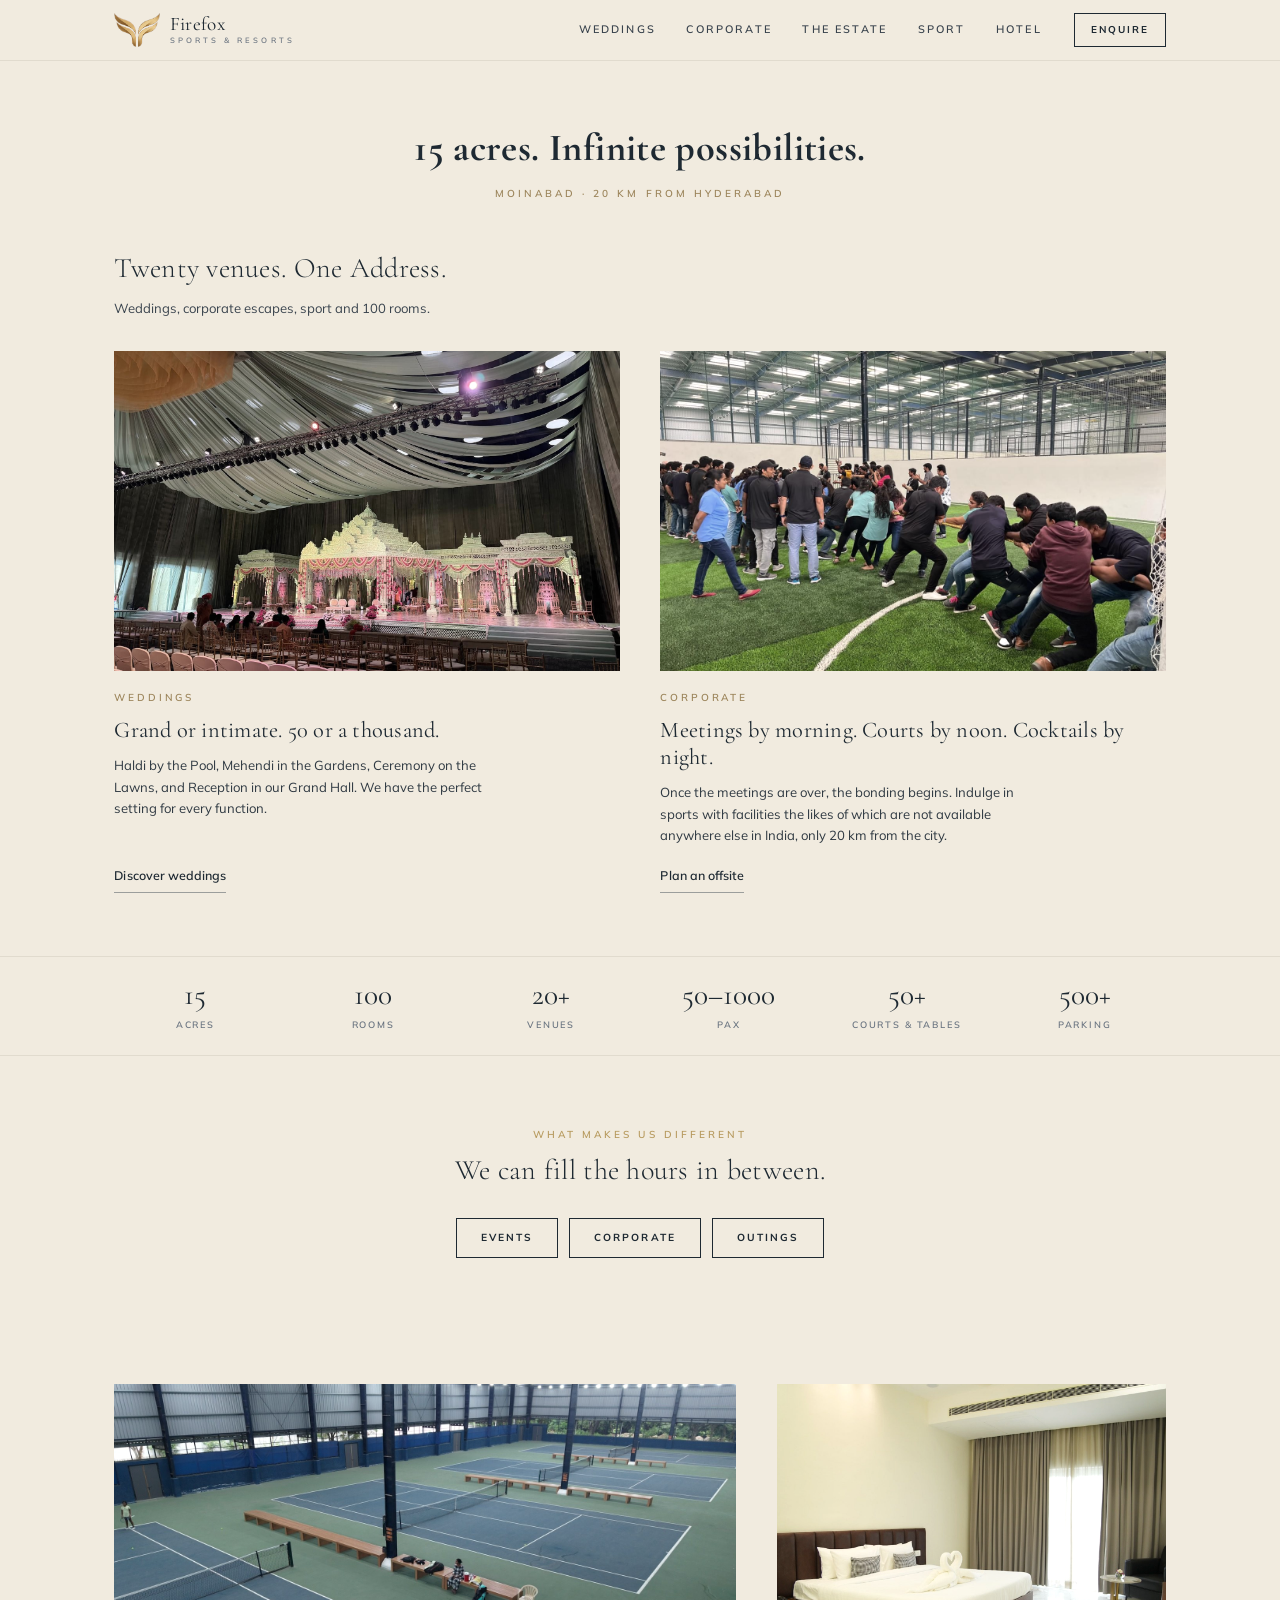
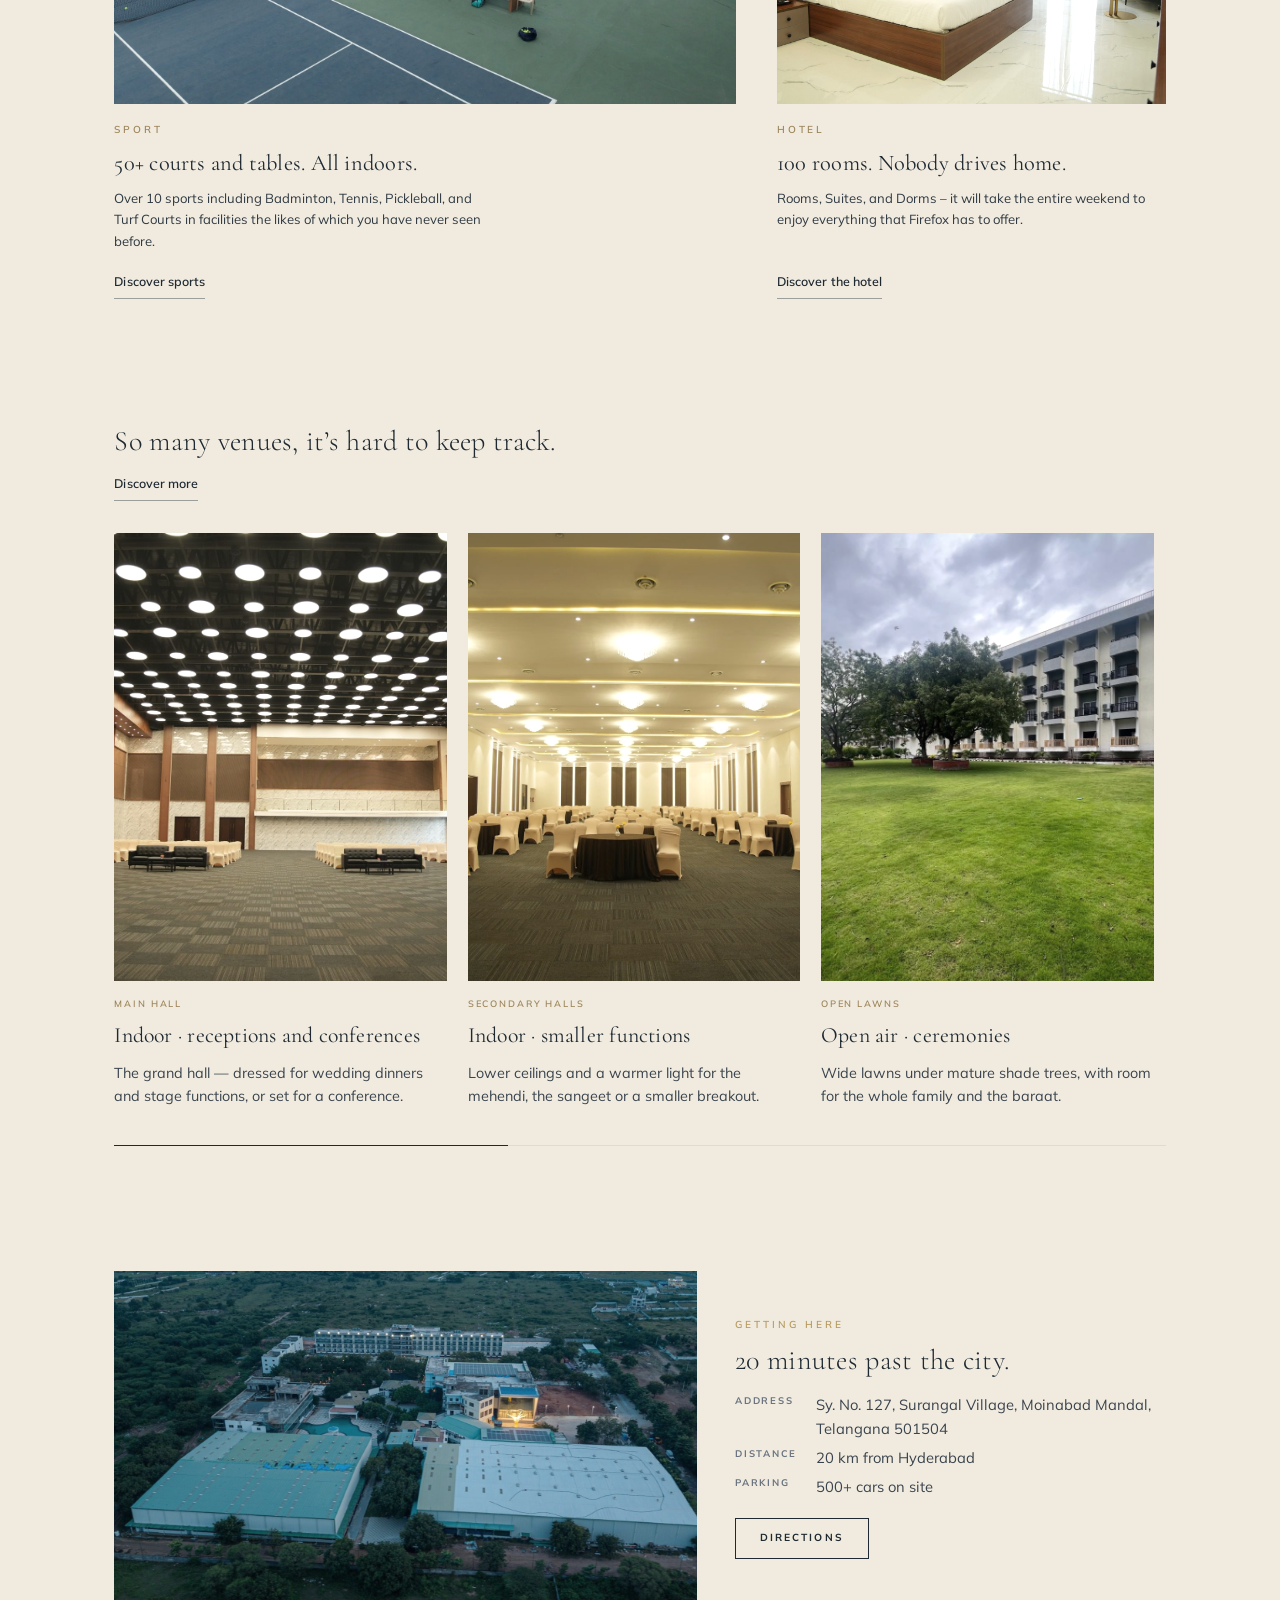
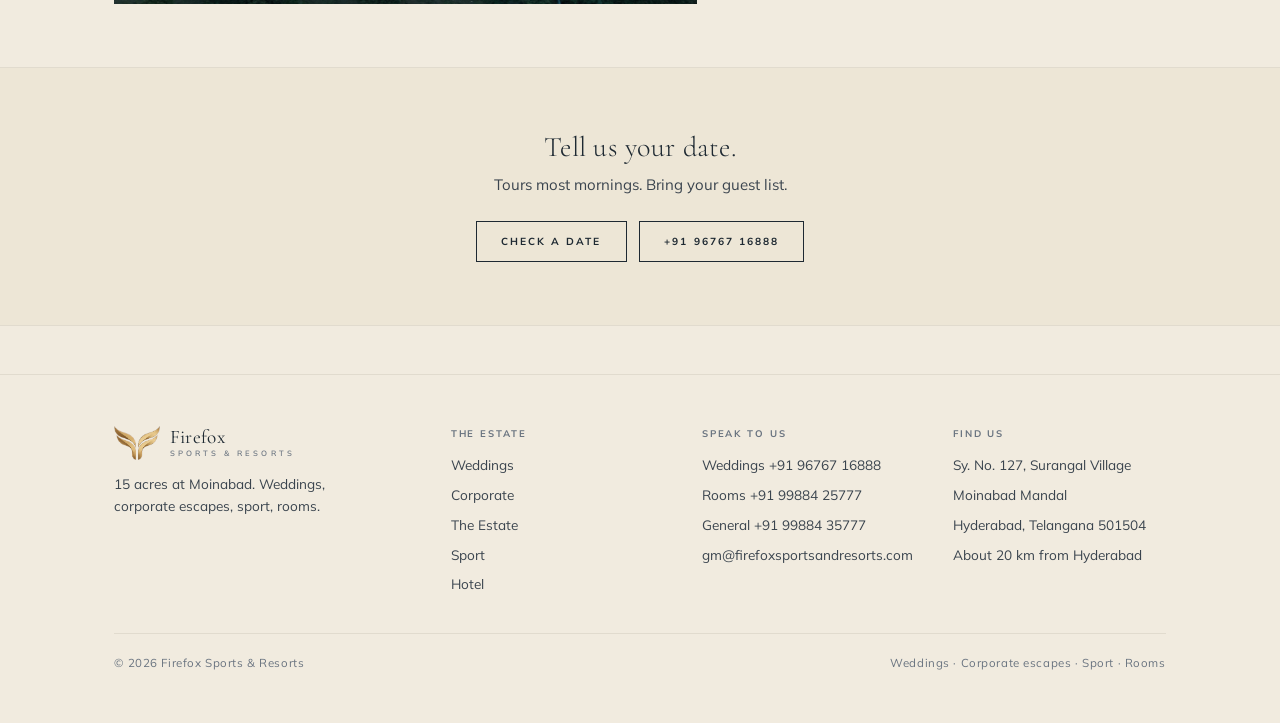
<file: index.html>
<!DOCTYPE html><html lang="en-IN"><head>
<meta charset="utf-8"><meta name="viewport" content="width=device-width, initial-scale=1">
<title>Firefox Sports &amp; Resorts — Wedding and corporate venue near Hyderabad</title>
<meta name="description" content="15-acre events estate at Moinabad, 20 km from Hyderabad. 20+ venues for 50 to 1000 guests, gardens, 50+ indoor courts, 100 rooms, parking for 500.">
<link rel="preconnect" href="https://fonts.googleapis.com"><link rel="preconnect" href="https://fonts.gstatic.com" crossorigin>
<link href="https://fonts.googleapis.com/css2?family=Cormorant+Garamond:ital,wght@0,300;0,400;0,500;0,600;0,700;1,300;1,400;1,600;1,700&family=Mulish:wght@300;400;500;600;700&display=swap" rel="stylesheet">
<link rel="stylesheet" href="aman.css">
</head><body class="p-home"><header><div class="wrap bar">
<a class="brand" href="index.html" aria-label="Firefox Sports and Resorts — home"><img class="logo" src="assets/img/logo.png" alt=""><span class="wm">Firefox<small>Sports &amp; Resorts</small></span></a>
<input type="checkbox" id="navtoggle" class="navtoggle" hidden>
<label for="navtoggle" class="burger" aria-label="Menu"><span></span><span></span><span></span></label>
<nav><a href="weddings.html">Weddings</a><a href="corporate.html">Corporate</a><a href="estate.html">The Estate</a><a href="sports.html">Sport</a><a href="hotel.html">Hotel</a><a class="enq-m" href="contact.html">Enquire</a></nav>
<a class="enq" href="contact.html">Enquire</a>
</div></header>
<main id="main"><section class="hero wrap hero--titlelead">

<h1 class="oneline" style="font-weight:700">15 acres. Infinite <em>possibilities</em>.</h1>
<span class="eyebrow eyebrow--below">Moinabad &middot; 20 km from Hyderabad</span>


</section><section class="wrap"><div class="lead"><h2>Twenty venues. One <em>Address</em>.</h2><p>Weddings, corporate escapes, sport and 100 rooms.</p></div>
<div class="pair2">
<div class="feat"><div class="fig"><img src="assets/img/hero.jpg" alt="A draped hall set with a decorated stage and rows of seating"></div>
<div class="cap"><div class="lbl">Weddings</div><h3>Grand or intimate. <em>50 or a thousand</em>.</h3><p class="body">Haldi by the Pool, Mehendi in the Gardens, Ceremony on the Lawns, and Reception in our Grand Hall. We have the perfect setting for every function.</p><a class="disc" href="weddings.html"><span>Discover weddings</span></a></div></div>
<div class="feat"><div class="fig"><img src="assets/img/action-tugofwar.jpg" alt="A company team playing tug of war on the indoor turf"></div>
<div class="cap"><div class="lbl">Corporate</div><h3><em>Meetings</em> by morning. <em>Courts</em> by noon. <em>Cocktails</em> by night.</h3><p class="body">Once the meetings are over, the bonding begins. Indulge in sports with facilities the likes of which are not available anywhere else in India, only 20 km from the city.</p><a class="disc" href="corporate.html"><span>Plan an offsite</span></a></div></div>
</div></section><section class="figures"><div class="wrap"><ul style="grid-template-columns:repeat(6,1fr)"><li><div class="n">15</div><div class="l">Acres</div></li><li><div class="n">100</div><div class="l">Rooms</div></li><li><div class="n">20+</div><div class="l">Venues</div></li><li><div class="n">50&ndash;1000</div><div class="l">Pax</div></li><li><div class="n">50+</div><div class="l">Courts &amp; tables</div></li><li><div class="n">500+</div><div class="l">Parking</div></li></ul></div></section><section class="say wrap wide"><span class="eyebrow">What makes us different</span><h2>We can fill <em>the hours in between</em>.</h2></section><section class="wrap" style="text-align:center;padding-top:0"><div class="hero-cta" style="margin-top:0"><a class="btn" href="weddings.html">Events</a><a class="btn" href="corporate.html">Corporate</a><a class="btn" href="estate.html">Outings</a></div></section><section class="wrap"><div class="pair2 pair--6040">
<div class="feat"><div class="fig"><img src="assets/img/sp-tennis.jpg" alt="The indoor tennis courts under the sports block roof"></div>
<div class="cap"><div class="lbl">Sport</div><h3>50+ courts and tables. All <em>indoors</em>.</h3><p class="body">Over 10 sports including Badminton, Tennis, Pickleball, and Turf Courts in facilities the likes of which you have never seen before.</p><a class="disc" href="sports.html"><span>Discover sports</span></a></div></div>
<div class="feat"><div class="fig"><img src="assets/img/ht-suite.jpg" alt="A guest room with a king bed and a window onto the gardens"></div>
<div class="cap"><div class="lbl">Hotel</div><h3><em>100 rooms</em>. Nobody drives home.</h3><p class="body">Rooms, Suites, and Dorms &ndash; it will take the entire weekend to enjoy everything that Firefox has to offer.</p><a class="disc" href="hotel.html"><span>Discover the hotel</span></a></div></div>
</div></section><section class="wrap venues-tall"><div class="lead"><h2>So many <em>venues</em>, it&rsquo;s hard to keep track.</h2><a class="disc" href="estate.html"><span>Discover more</span></a></div><div class="spaces"><figure><img src="assets/img/m-hall-grand.jpg" alt="The main hall set with round tables"><div class="cap"><div class="lbl">Main Hall</div><h3>Indoor &middot; receptions and conferences</h3><p class="desc">The grand hall &mdash; dressed for wedding dinners and stage functions, or set for a conference.</p></div></figure><figure><img src="assets/img/m-hall-round.jpg" alt="A warmly lit hall for a smaller function"><div class="cap"><div class="lbl">Secondary Halls</div><h3>Indoor &middot; smaller functions</h3><p class="desc">Lower ceilings and a warmer light for the mehendi, the sangeet or a smaller breakout.</p></div></figure><figure><img src="assets/img/venue-lawn.jpg" alt="An open green lawn with mature trees"><div class="cap"><div class="lbl">Open Lawns</div><h3>Open air &middot; ceremonies</h3><p class="desc">Wide lawns under mature shade trees, with room for the whole family and the baraat.</p></div></figure><figure><img src="assets/img/est-garden-lawn-event-setup-building.jpg" alt="An event set up on the convention lawn"><div class="cap"><div class="lbl">Convention Lawns</div><h3>Open air &middot; attached to the halls</h3><p class="desc">Landscaped lawns off the convention halls &mdash; guests spill outdoors between sessions.</p></div></figure><figure><img src="assets/img/event-amphitheatre.jpg" alt="The stone amphitheatre and its stage"><div class="cap"><div class="lbl">The Amphitheatre</div><h3>Staged &middot; sangeet, prize nights</h3><p class="desc">Tiered stone steps facing a stage, made for the sangeet and prize nights after dark.</p></div></figure><figure><img src="assets/img/wed-outdoor-marigold-haldi-floral-decor-setup.jpg" alt="A garden set with marigold decoration"><div class="cap"><div class="lbl">Garden Venues</div><h3>Open air &middot; smaller events</h3><p class="desc">Quiet, planted corners for the intimate functions and the golden-hour photographs.</p></div></figure><figure><img src="assets/img/est-swings-garden-wooden-swings-lawn.jpg" alt="Wooden swings on the lawn"><div class="cap"><div class="lbl">The Garden Walk</div><h3>Temple &middot; Swings &middot; Vineyard</h3><p class="desc">A tree-lined walk past a temple, garden swings and the vineyard to wander between events.</p></div></figure><figure><img src="assets/img/amn-pool-hotel-palms-wide.jpg" alt="The outdoor pool with the hotel behind"><div class="cap"><div class="lbl">The Pool</div><h3>Open air &middot; events on request</h3><p class="desc">A large outdoor pool and pavilion &mdash; the best spot on the estate once the sun is down.</p></div></figure></div><div class="scrollrail"><i></i></div></section><section class="wrap"><div class="where">
<div class="fig"><img src="assets/img/aerial.jpg" alt="The estate seen from the air"></div>
<div class="txt"><span class="eyebrow">Getting here</span><h2>20 minutes past the city.</h2><dl><dt>Address</dt><dd>Sy. No. 127, Surangal Village, Moinabad Mandal, Telangana 501504</dd><dt>Distance</dt><dd>20 km from Hyderabad</dd><dt>Parking</dt><dd>500+ cars on site</dd></dl><a class="btn" href="contact.html">Directions</a></div>
</div></section><section class="enquire"><div class="wrap"><h2>Tell us your date.</h2><p>Tours most mornings. Bring your guest list.</p><div class="cta"><a class="btn" href="contact.html">Check a date</a><a class="btn" href="tel:+919676716888">+91 96767 16888</a></div></div></section></main>
<footer class="foot"><div class="wrap">
<div class="cols">
<div><div class="brand"><img class="logo" src="assets/img/logo.png" alt=""><span class="wm">Firefox<small>Sports &amp; Resorts</small></span></div><p class="tag">15 acres at Moinabad. Weddings, corporate escapes, sport, rooms.</p></div>
<div><h4>The estate</h4><ul><li><a href="weddings.html">Weddings</a></li><li><a href="corporate.html">Corporate</a></li><li><a href="estate.html">The Estate</a></li><li><a href="sports.html">Sport</a></li><li><a href="hotel.html">Hotel</a></li></ul></div>
<div><h4>Speak to us</h4><ul><li>Weddings <a href="tel:+919676716888">+91 96767 16888</a></li><li>Rooms <a href="tel:+919988425777">+91 99884 25777</a></li><li>General <a href="tel:+919988435777">+91 99884 35777</a></li><li><a href="mailto:gm@firefoxsportsandresorts.com">gm@firefoxsportsandresorts.com</a></li></ul></div>
<div><h4>Find us</h4><ul><li>Sy. No. 127, Surangal Village</li><li>Moinabad Mandal</li><li>Hyderabad, Telangana 501504</li><li>About 20 km from Hyderabad</li></ul></div>
</div>
<div class="base"><span>&copy; 2026 Firefox Sports &amp; Resorts</span><span>Weddings &middot; Corporate escapes &middot; Sport &middot; Rooms</span></div>
</div></footer>
<script>
(function(){
 document.querySelectorAll('.spaces').forEach(function(el){
  var d=false,sx=0,sl=0,mv=false;
  el.addEventListener('mousedown',function(e){if(e.button!==0)return;d=true;mv=false;sx=e.pageX;sl=el.scrollLeft;el.style.cursor='grabbing';document.body.style.userSelect='none';});
  document.addEventListener('mousemove',function(e){if(!d)return;var dx=e.pageX-sx;if(Math.abs(dx)>4)mv=true;el.scrollLeft=sl-dx;});
  document.addEventListener('mouseup',function(){if(!d)return;d=false;el.style.cursor='grab';document.body.style.userSelect='';});
  el.addEventListener('click',function(e){if(mv){e.preventDefault();e.stopPropagation();}},true);
  el.addEventListener('dragstart',function(e){e.preventDefault();});
 });
 document.querySelectorAll('.scrollrail').forEach(function(rail){
  var sp=rail.previousElementSibling; if(!sp||!sp.classList.contains('spaces'))return;
  var fill=rail.querySelector('i');
  function upd(){var sw=sp.scrollWidth||1; fill.style.width=Math.min(100,sp.clientWidth/sw*100)+'%'; fill.style.left=(sp.scrollLeft/sw*100)+'%';}
  sp.addEventListener('scroll',upd); window.addEventListener('resize',upd); upd();
 });
})();
</script>
</body></html>
</file>
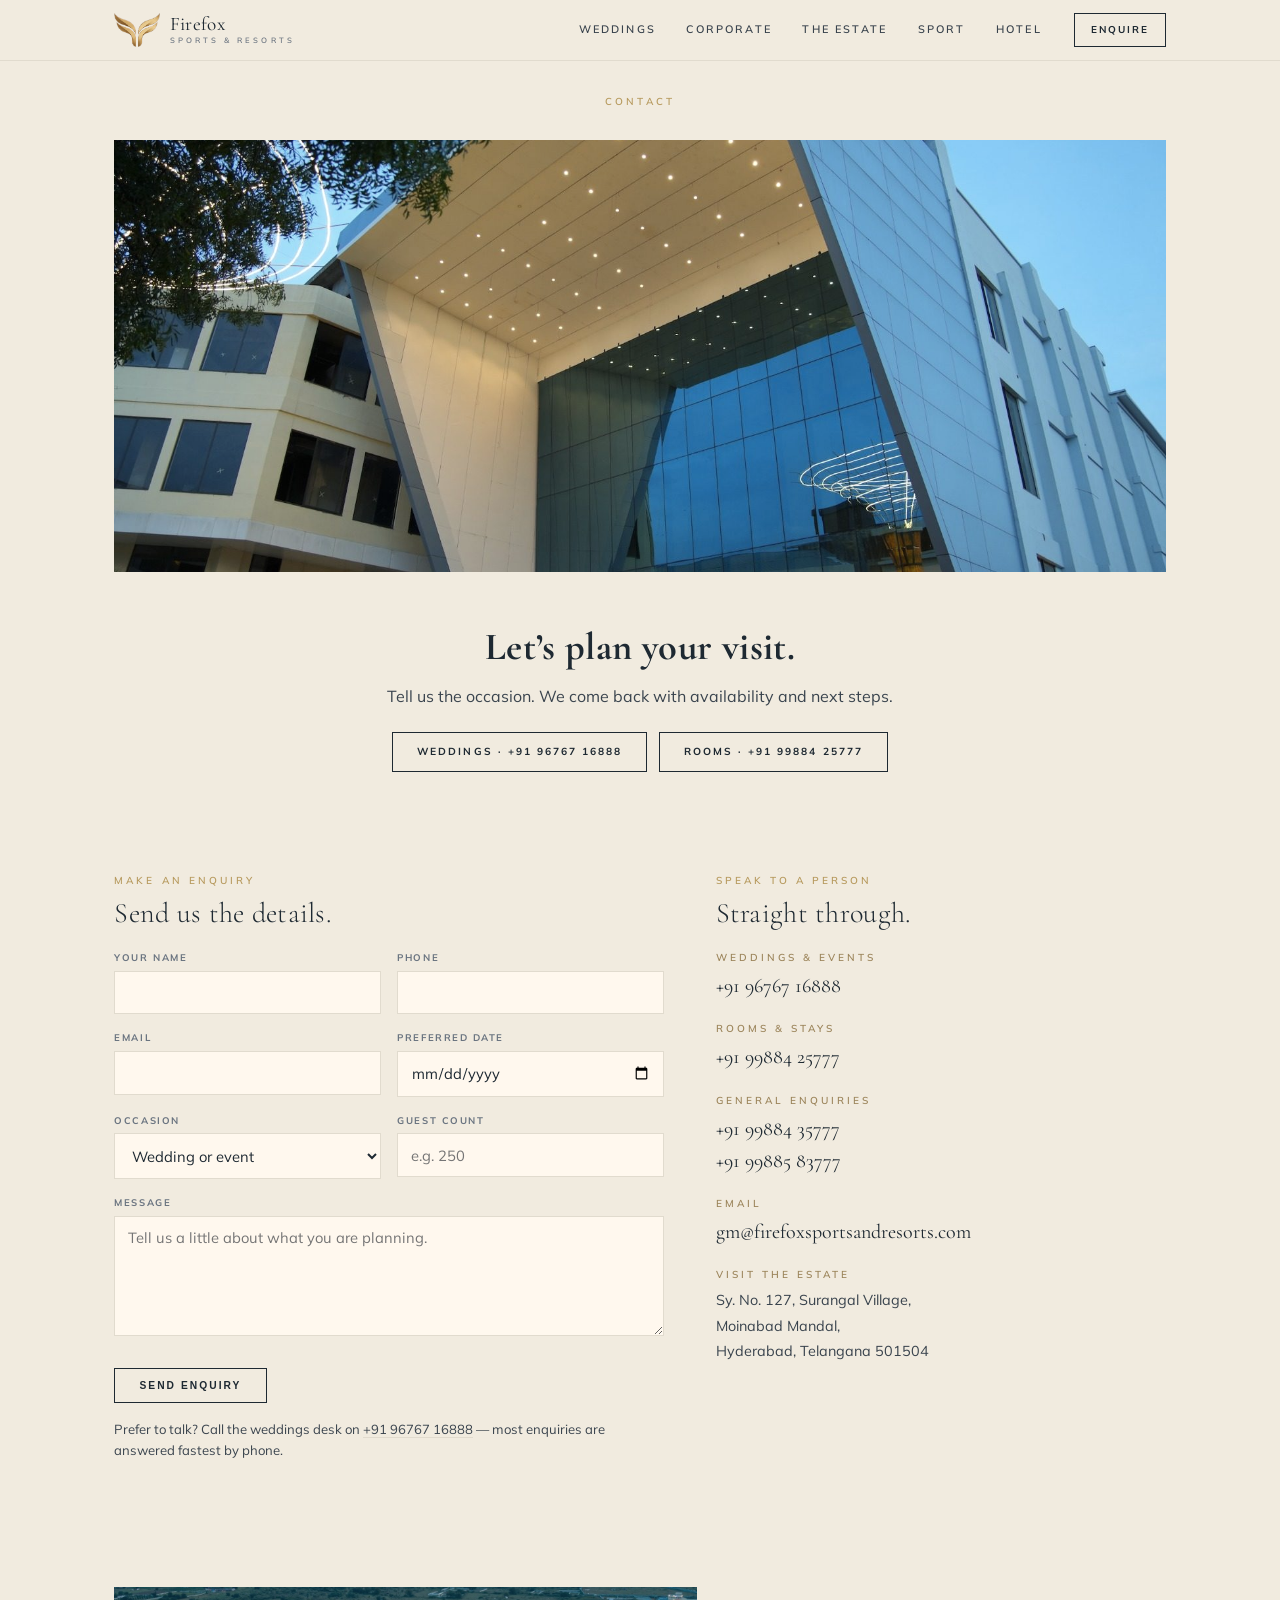
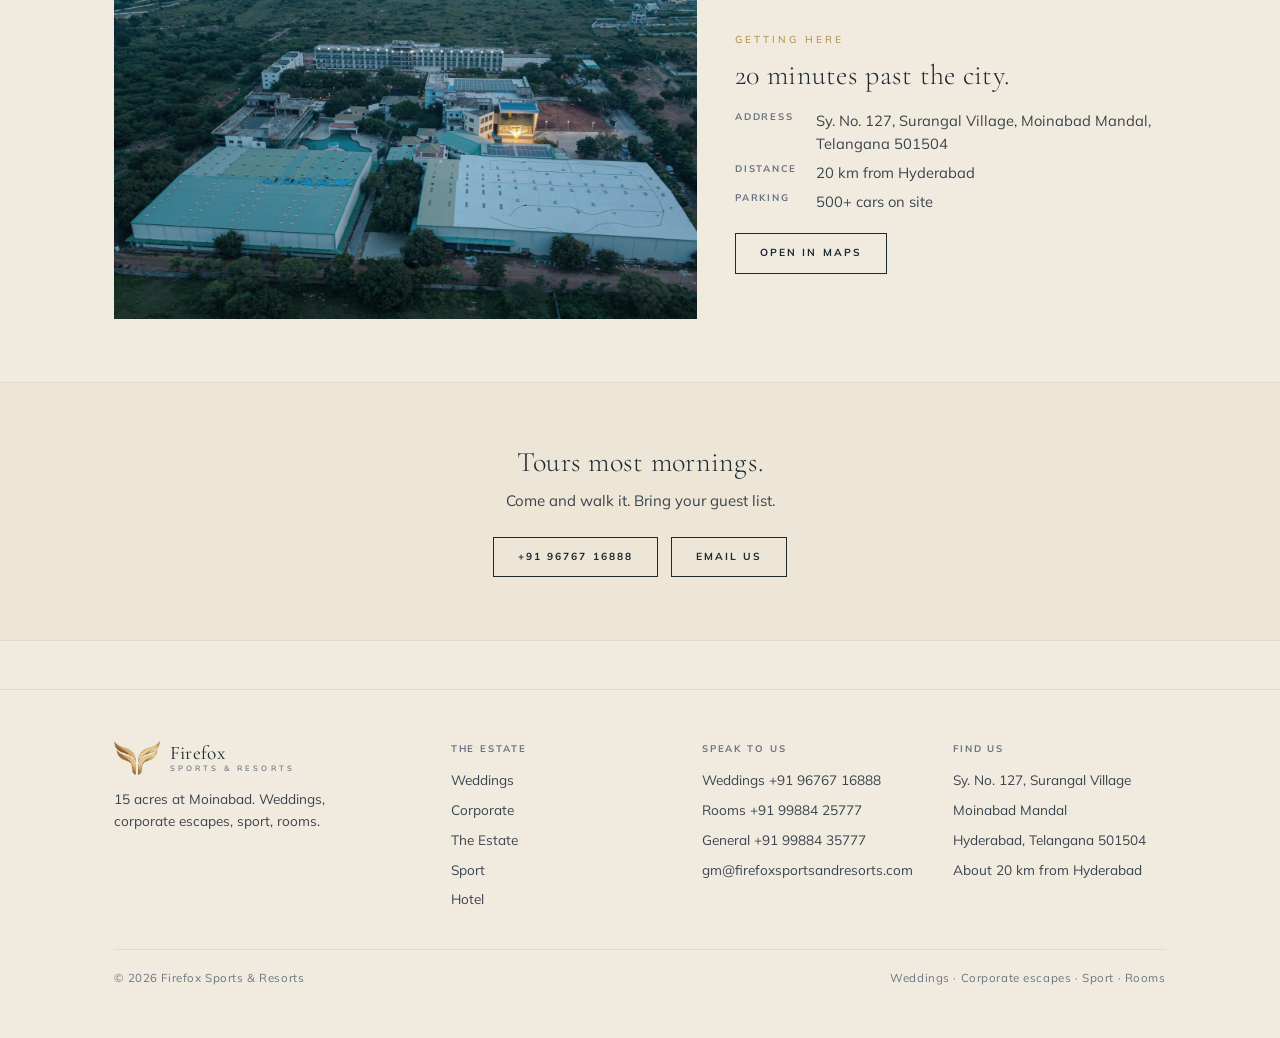
<file: contact.html>
<!DOCTYPE html><html lang="en-IN"><head>
<meta charset="utf-8"><meta name="viewport" content="width=device-width, initial-scale=1">
<title>Contact &amp; enquire — Firefox Sports &amp; Resorts, Moinabad</title>
<meta name="description" content="Enquire about weddings, corporate escapes, day outings, sport and rooms at Firefox Sports & Resorts, Moinabad — 20 km from Hyderabad. Weddings +91 96767 16888.">
<link rel="preconnect" href="https://fonts.googleapis.com"><link rel="preconnect" href="https://fonts.gstatic.com" crossorigin>
<link href="https://fonts.googleapis.com/css2?family=Cormorant+Garamond:ital,wght@0,300;0,400;0,500;0,600;0,700;1,300;1,400;1,600;1,700&family=Mulish:wght@300;400;500;600;700&display=swap" rel="stylesheet">
<link rel="stylesheet" href="aman.css">
<script type="application/ld+json">
{"@context":"https://schema.org","@type":["LocalBusiness","EventVenue"],"name":"Firefox Sports & Resorts","description":"A 15-acre events estate at Moinabad, 20 km from Hyderabad — weddings and corporate escapes, with 100 rooms and a large indoor sports complex on site.","address":{"@type":"PostalAddress","streetAddress":"Sy. No. 127, Surangal Village","addressLocality":"Moinabad","addressRegion":"Telangana","postalCode":"501504","addressCountry":"IN"},"telephone":"+91 96767 16888","email":"gm@firefoxsportsandresorts.com"}
</script>
</head><body><header><div class="wrap bar">
<a class="brand" href="index.html" aria-label="Firefox Sports and Resorts — home"><img class="logo" src="assets/img/logo.png" alt=""><span class="wm">Firefox<small>Sports &amp; Resorts</small></span></a>
<input type="checkbox" id="navtoggle" class="navtoggle" hidden>
<label for="navtoggle" class="burger" aria-label="Menu"><span></span><span></span><span></span></label>
<nav><a href="weddings.html">Weddings</a><a href="corporate.html">Corporate</a><a href="estate.html">The Estate</a><a href="sports.html">Sport</a><a href="hotel.html">Hotel</a><a class="enq-m" href="contact.html">Enquire</a></nav>
<a class="enq" href="contact.html">Enquire</a>
</div></header>
<main id="main"><section class="hero wrap">
<span class="eyebrow">Contact</span>
<div class="hero-figure"><img src="assets/img/conv-facade.jpg" alt="The convention centre and the drive into the estate"></div>
<h1>Let&rsquo;s plan your <em>visit</em>.</h1>
<p class="sub">Tell us the occasion. We come back with availability and next steps.</p>
<div class="hero-cta"><a class="btn" href="tel:+919676716888">Weddings &middot; +91 96767 16888</a><a class="btn" href="tel:+919988425777">Rooms &middot; +91 99884 25777</a></div>
</section><section class="contact wrap"><div class="grid">
<div>
<span class="eyebrow">Make an enquiry</span><h2>Send us the <em>details</em>.</h2>
<form class="form" id="enquiry" novalidate>
<div class="frow"><div class="field"><label for="name">Your name</label><input id="name" name="name" type="text" autocomplete="name" required></div><div class="field"><label for="phone">Phone</label><input id="phone" name="phone" type="tel" autocomplete="tel" required></div></div>
<div class="frow"><div class="field"><label for="email">Email</label><input id="email" name="email" type="email" autocomplete="email"></div><div class="field"><label for="date">Preferred date</label><input id="date" name="date" type="date"></div></div>
<div class="frow"><div class="field"><label for="type">Occasion</label><select id="type" name="type"><option>Wedding or event</option><option>Corporate escape</option><option>Day outing</option><option>Sports booking</option><option>Rooms &amp; stay</option><option>Summer camp</option></select></div><div class="field"><label for="guests">Guest count</label><input id="guests" name="guests" type="number" min="1" placeholder="e.g. 250"></div></div>
<div class="field full"><label for="message">Message</label><textarea id="message" name="message" placeholder="Tell us a little about what you are planning."></textarea></div>
<button class="btn" type="submit">Send enquiry</button>
<p class="note" role="status" id="enq-note">Prefer to talk? Call the weddings desk on <a href="tel:+919676716888" style="border-bottom:1px solid var(--line)">+91 96767 16888</a> &mdash; most enquiries are answered fastest by phone.</p>
</form>
</div>
<div>
<span class="eyebrow">Speak to a person</span><h2>Straight <em>through</em>.</h2>
<div class="desks">
<div class="desk"><p class="eyebrow">Weddings &amp; events</p><a href="tel:+919676716888">+91 96767 16888</a></div>
<div class="desk"><p class="eyebrow">Rooms &amp; stays</p><a href="tel:+919988425777">+91 99884 25777</a></div>
<div class="desk"><p class="eyebrow">General enquiries</p><a href="tel:+919988435777">+91 99884 35777</a><a href="tel:+919988583777">+91 99885 83777</a></div>
<div class="desk"><p class="eyebrow">Email</p><a href="mailto:gm@firefoxsportsandresorts.com">gm@firefoxsportsandresorts.com</a></div>
<div class="desk"><p class="eyebrow">Visit the estate</p><span class="val">Sy. No. 127, Surangal Village,<br>Moinabad Mandal,<br>Hyderabad, Telangana 501504</span></div>
</div>
</div>
</div></section><section class="wrap"><div class="where">
<div class="fig"><img src="assets/img/aerial.jpg" alt="The estate seen from the air"></div>
<div class="txt"><span class="eyebrow">Getting here</span><h2>20 minutes past the city.</h2><dl><dt>Address</dt><dd>Sy. No. 127, Surangal Village, Moinabad Mandal, Telangana 501504</dd><dt>Distance</dt><dd>20 km from Hyderabad</dd><dt>Parking</dt><dd>500+ cars on site</dd></dl><a class="btn" href="https://www.google.com/maps/search/?api=1&amp;query=Firefox+Sports+and+Resorts+Moinabad+Hyderabad" target="_blank" rel="noopener">Open in Maps</a></div>
</div></section><section class="enquire"><div class="wrap"><h2>Tours most mornings.</h2><p>Come and walk it. Bring your guest list.</p><div class="cta"><a class="btn" href="tel:+919676716888">+91 96767 16888</a><a class="btn" href="mailto:gm@firefoxsportsandresorts.com">Email us</a></div></div></section></main>
<footer class="foot"><div class="wrap">
<div class="cols">
<div><div class="brand"><img class="logo" src="assets/img/logo.png" alt=""><span class="wm">Firefox<small>Sports &amp; Resorts</small></span></div><p class="tag">15 acres at Moinabad. Weddings, corporate escapes, sport, rooms.</p></div>
<div><h4>The estate</h4><ul><li><a href="weddings.html">Weddings</a></li><li><a href="corporate.html">Corporate</a></li><li><a href="estate.html">The Estate</a></li><li><a href="sports.html">Sport</a></li><li><a href="hotel.html">Hotel</a></li></ul></div>
<div><h4>Speak to us</h4><ul><li>Weddings <a href="tel:+919676716888">+91 96767 16888</a></li><li>Rooms <a href="tel:+919988425777">+91 99884 25777</a></li><li>General <a href="tel:+919988435777">+91 99884 35777</a></li><li><a href="mailto:gm@firefoxsportsandresorts.com">gm@firefoxsportsandresorts.com</a></li></ul></div>
<div><h4>Find us</h4><ul><li>Sy. No. 127, Surangal Village</li><li>Moinabad Mandal</li><li>Hyderabad, Telangana 501504</li><li>About 20 km from Hyderabad</li></ul></div>
</div>
<div class="base"><span>&copy; 2026 Firefox Sports &amp; Resorts</span><span>Weddings &middot; Corporate escapes &middot; Sport &middot; Rooms</span></div>
</div></footer>
<script>
(function(){
 document.querySelectorAll('.spaces').forEach(function(el){
  var d=false,sx=0,sl=0,mv=false;
  el.addEventListener('mousedown',function(e){if(e.button!==0)return;d=true;mv=false;sx=e.pageX;sl=el.scrollLeft;el.style.cursor='grabbing';document.body.style.userSelect='none';});
  document.addEventListener('mousemove',function(e){if(!d)return;var dx=e.pageX-sx;if(Math.abs(dx)>4)mv=true;el.scrollLeft=sl-dx;});
  document.addEventListener('mouseup',function(){if(!d)return;d=false;el.style.cursor='grab';document.body.style.userSelect='';});
  el.addEventListener('click',function(e){if(mv){e.preventDefault();e.stopPropagation();}},true);
  el.addEventListener('dragstart',function(e){e.preventDefault();});
 });
 document.querySelectorAll('.scrollrail').forEach(function(rail){
  var sp=rail.previousElementSibling; if(!sp||!sp.classList.contains('spaces'))return;
  var fill=rail.querySelector('i');
  function upd(){var sw=sp.scrollWidth||1; fill.style.width=Math.min(100,sp.clientWidth/sw*100)+'%'; fill.style.left=(sp.scrollLeft/sw*100)+'%';}
  sp.addEventListener('scroll',upd); window.addEventListener('resize',upd); upd();
 });
})();
</script><script>
(function(){var f=document.getElementById('enquiry');if(!f)return;var note=document.getElementById('enq-note');
f.addEventListener('submit',function(e){e.preventDefault();var g=function(id){var el=document.getElementById(id);return el&&el.value?el.value.trim():'';};
if(!g('name')||!g('phone')){note.textContent='Please add your name and a phone number so we can come back to you.';return;}
var lines=['Name: '+g('name'),'Phone: '+g('phone'),'Email: '+g('email'),'Occasion: '+g('type'),'Preferred date: '+g('date'),'Guest count: '+g('guests'),'',g('message'),'','Sent from the Firefox Sports & Resorts website'];
var subject='Enquiry — '+(g('type')||'Firefox Sports & Resorts')+(g('date')?' — '+g('date'):'');
note.innerHTML='Opening your email app with the details filled in. If nothing happens, call <a href="tel:+919676716888" style="border-bottom:1px solid var(--line)">+91 96767 16888</a>.';
window.location.href='mailto:gm@firefoxsportsandresorts.com?subject='+encodeURIComponent(subject)+'&body='+encodeURIComponent(lines.join('\n'));});})();
</script>
</body></html>
</file>
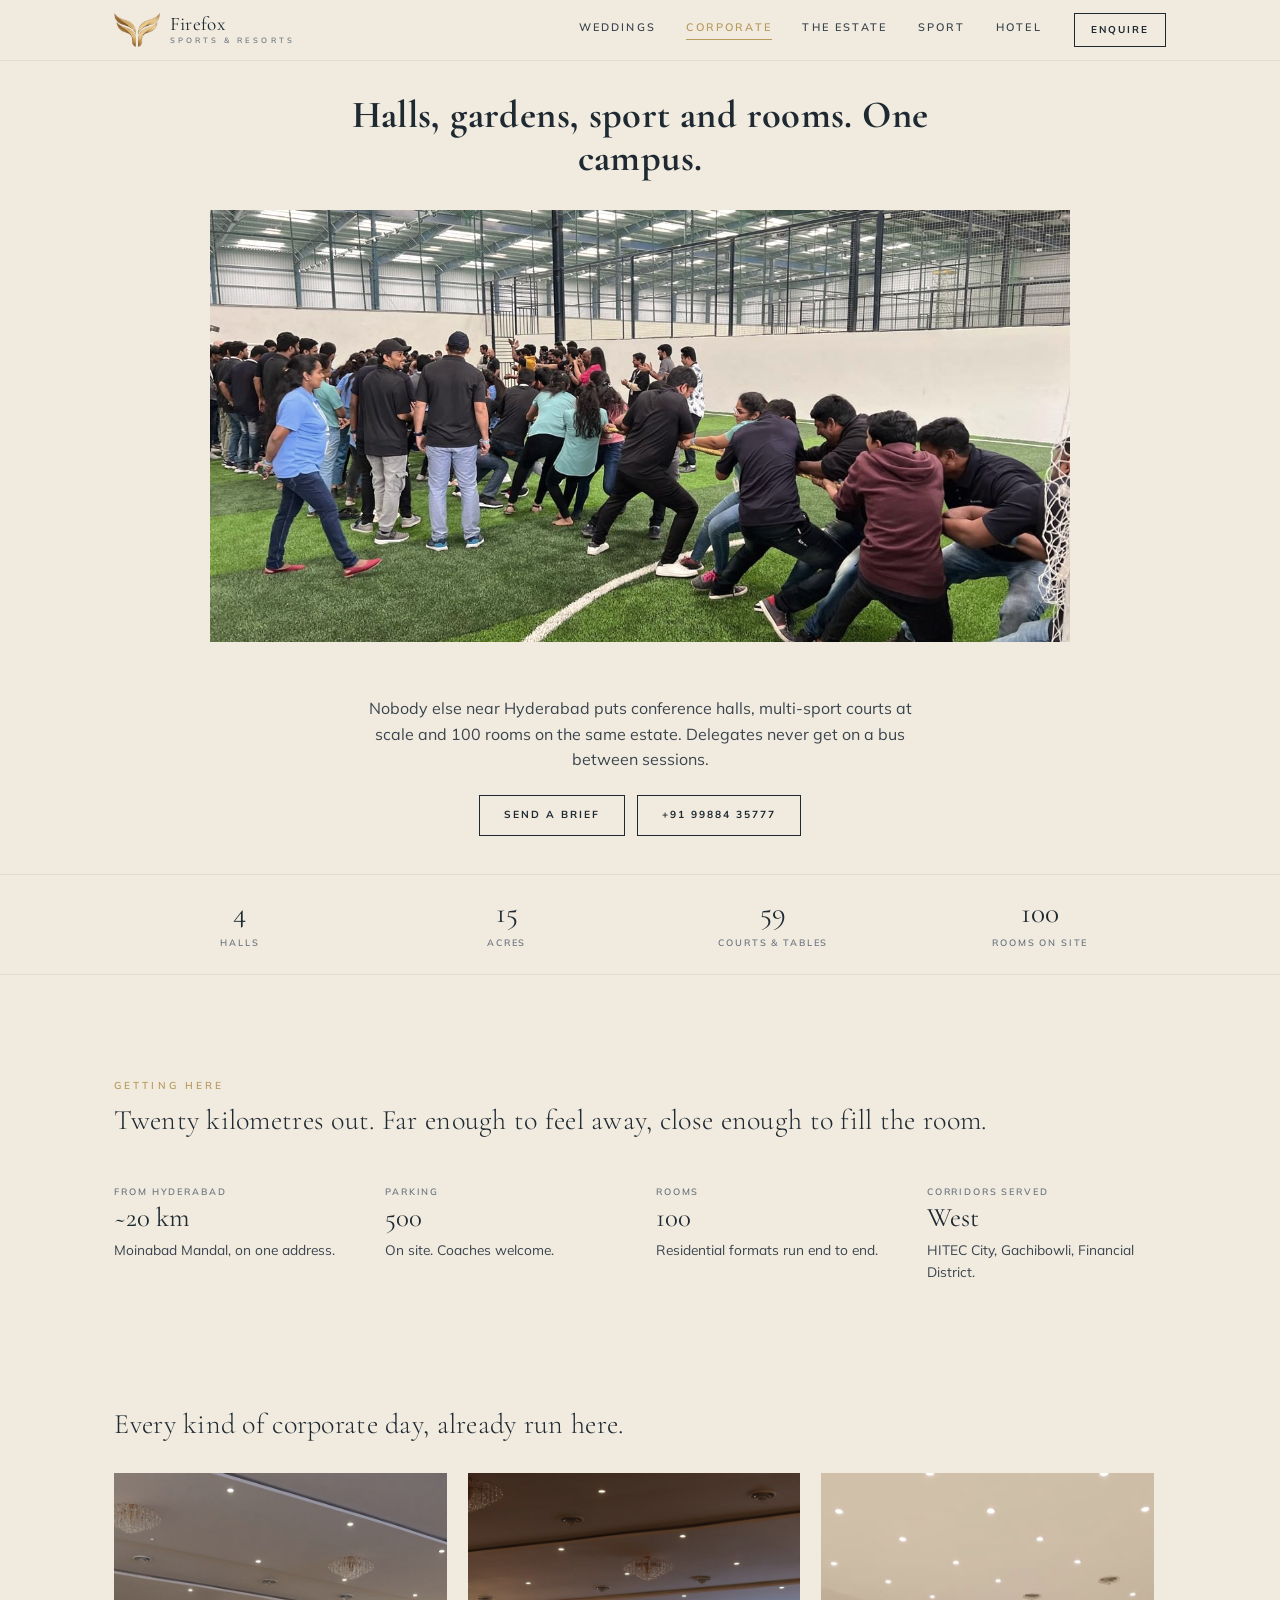
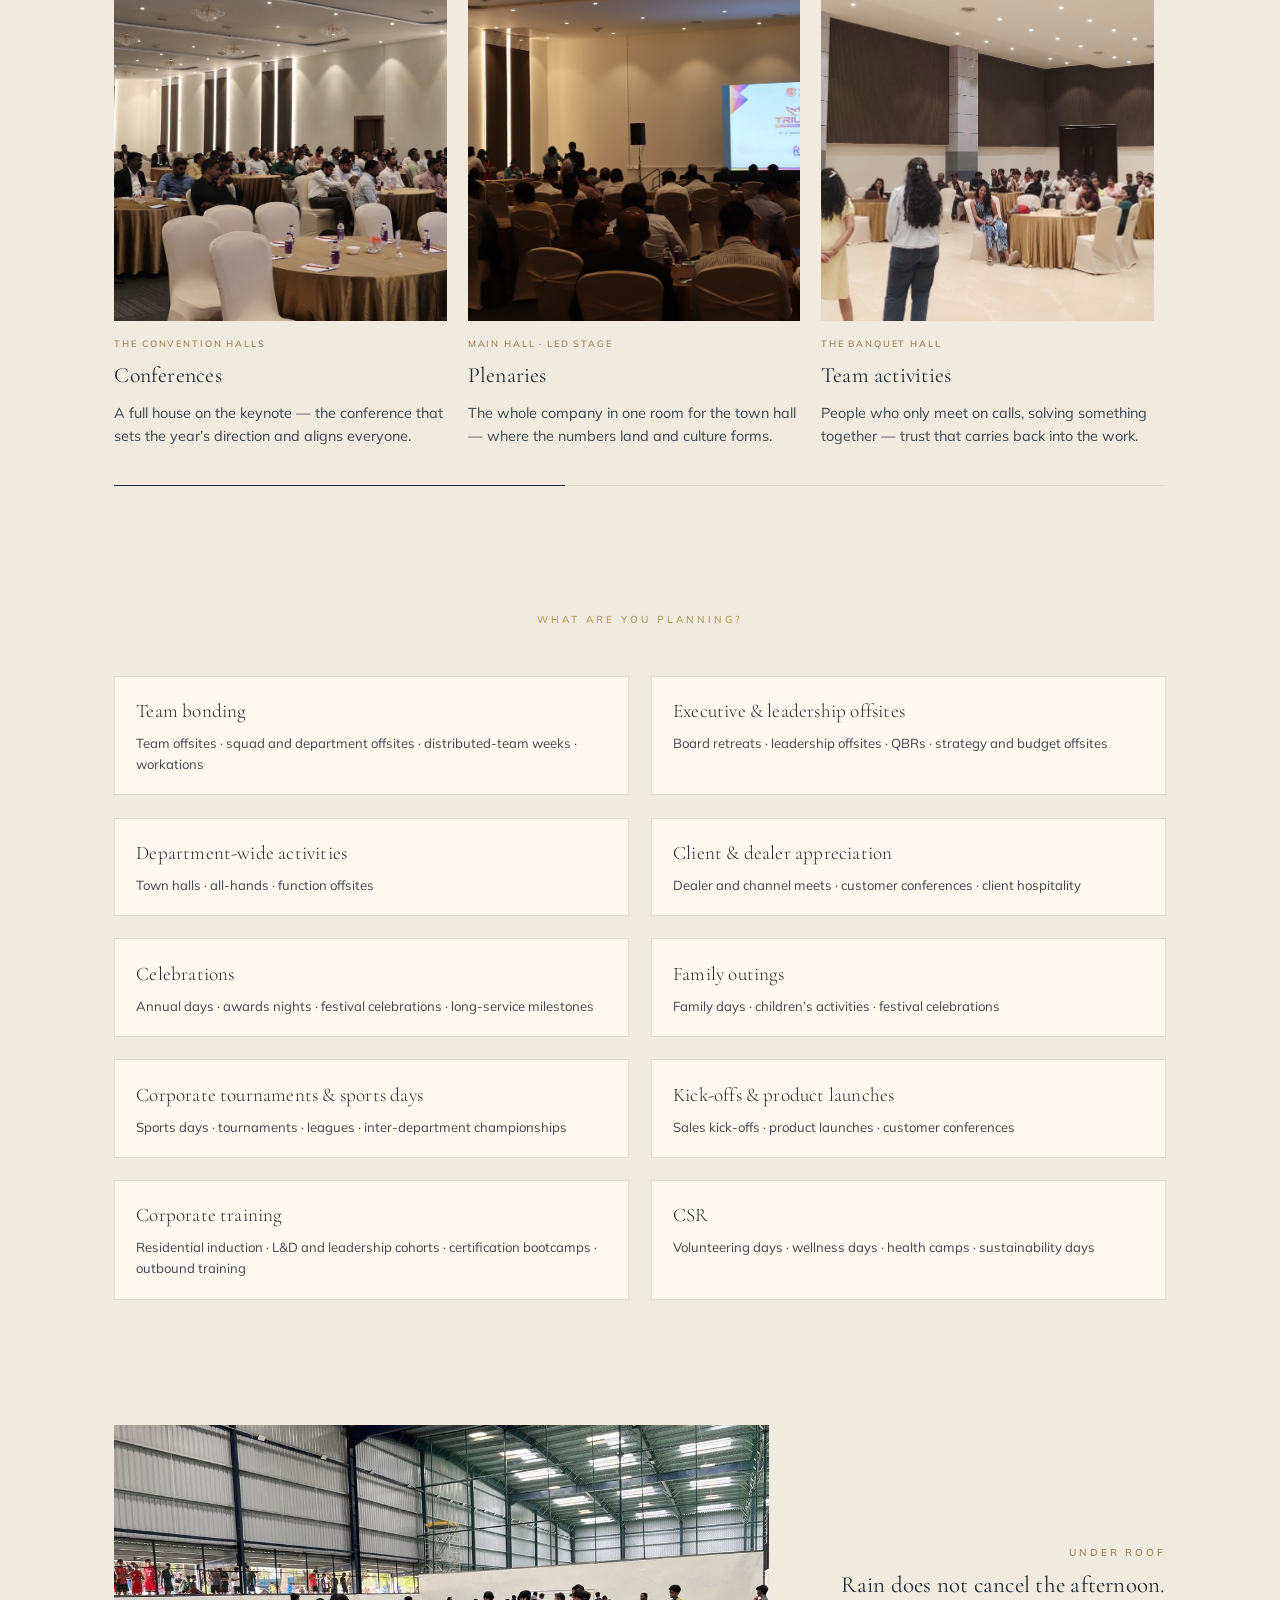
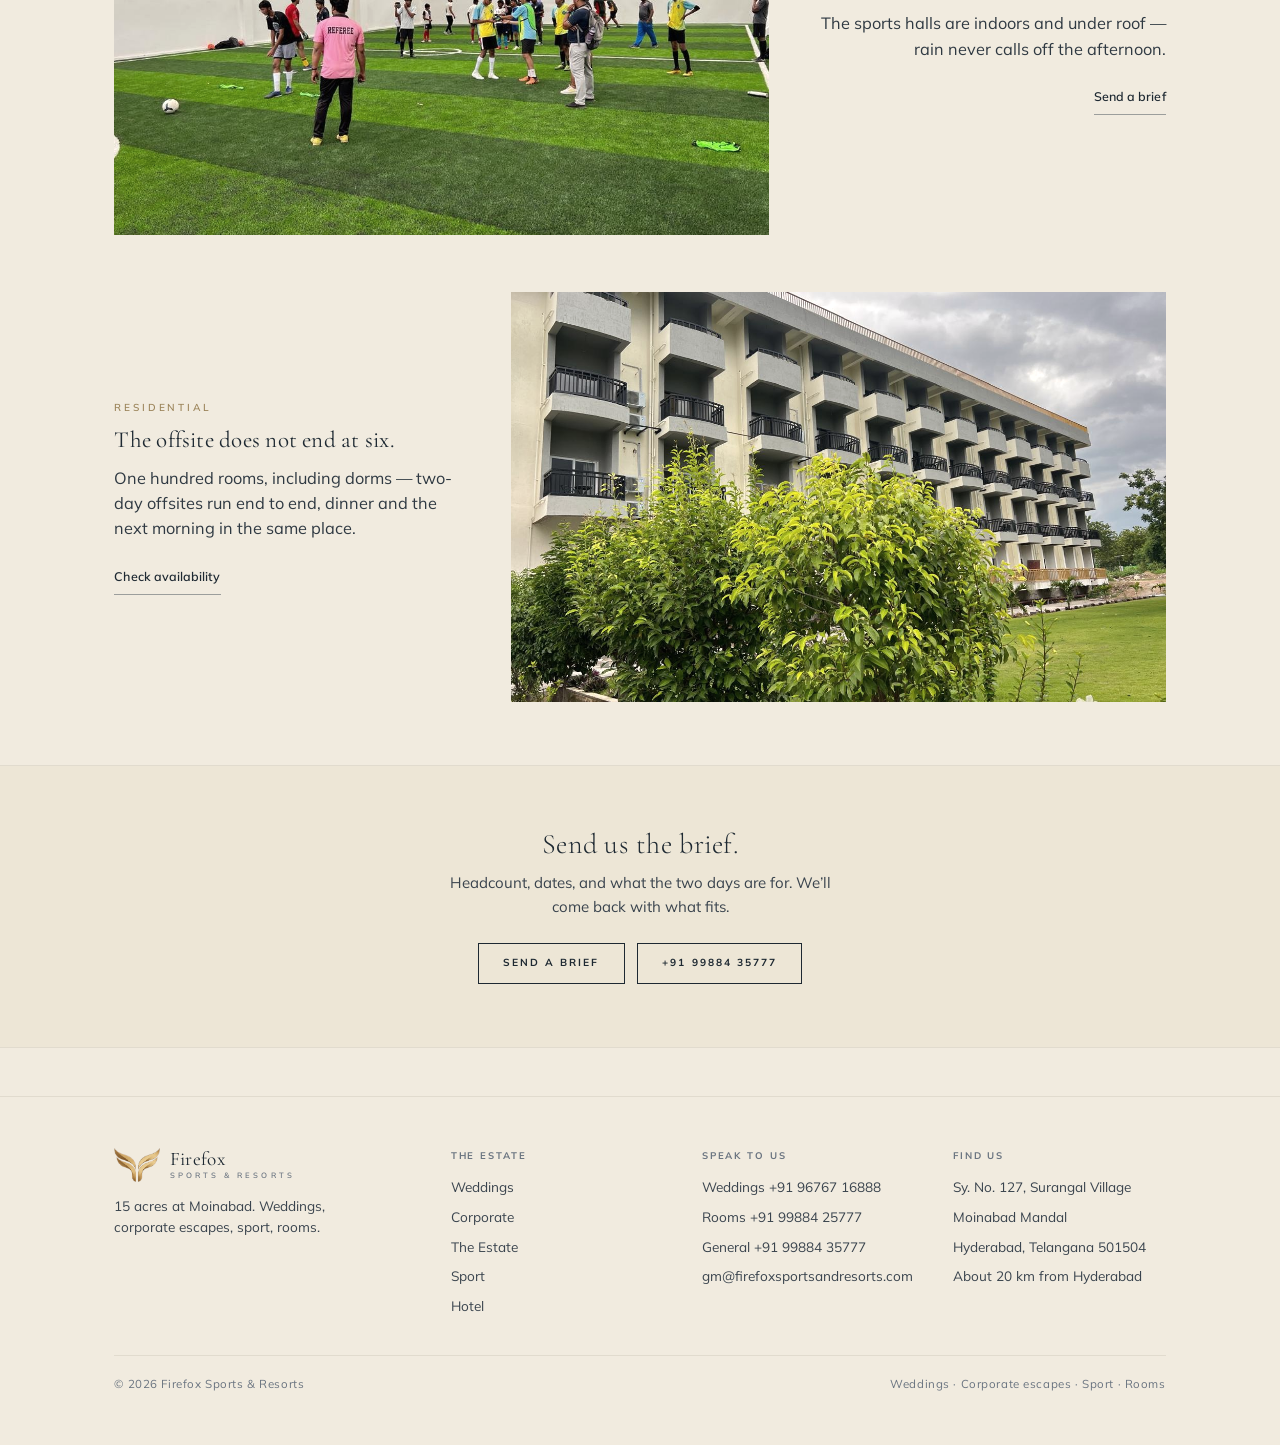
<file: corporate.html>
<!DOCTYPE html><html lang="en-IN"><head>
<meta charset="utf-8"><meta name="viewport" content="width=device-width, initial-scale=1">
<title>Corporate events — Firefox Sports &amp; Resorts, Moinabad</title>
<meta name="description" content="Conference halls, gardens, 59 indoor courts and tables, and 100 rooms on one 15-acre estate 20 km from Hyderabad. Offsites, conferences, training, annual days and corporate sports days.">
<link rel="preconnect" href="https://fonts.googleapis.com"><link rel="preconnect" href="https://fonts.gstatic.com" crossorigin>
<link href="https://fonts.googleapis.com/css2?family=Cormorant+Garamond:ital,wght@0,300;0,400;0,500;0,600;0,700;1,300;1,400;1,600;1,700&family=Mulish:wght@300;400;500;600;700&display=swap" rel="stylesheet">
<link rel="stylesheet" href="aman.css">
</head><body><header><div class="wrap bar">
<a class="brand" href="index.html" aria-label="Firefox Sports and Resorts — home"><img class="logo" src="assets/img/logo.png" alt=""><span class="wm">Firefox<small>Sports &amp; Resorts</small></span></a>
<input type="checkbox" id="navtoggle" class="navtoggle" hidden>
<label for="navtoggle" class="burger" aria-label="Menu"><span></span><span></span><span></span></label>
<nav><a href="weddings.html">Weddings</a><a href="corporate.html" class="active">Corporate</a><a href="estate.html">The Estate</a><a href="sports.html">Sport</a><a href="hotel.html">Hotel</a><a class="enq-m" href="contact.html">Enquire</a></nav>
<a class="enq" href="contact.html">Enquire</a>
</div></header>
<main id="main"><section class="hero wrap hero--titlefirst hero--corp">
<h1>Halls, gardens, sport and rooms. <em>One</em> campus.</h1>
<div class="hero-figure"><img src="assets/img/action-tugofwar.jpg" alt="A large corporate group in a tug of war on the indoor turf"></div>
<p class="sub">Nobody else near Hyderabad puts conference halls, multi-sport courts at scale and 100 rooms on the same estate. Delegates never get on a bus between sessions.</p>
<div class="hero-cta"><a class="btn" href="contact.html">Send a brief</a><a class="btn" href="tel:+919988435777">+91 99884 35777</a></div>
</section><section class="figures"><div class="wrap"><ul style="grid-template-columns:repeat(4,1fr)"><li><div class="n">4</div><div class="l">Halls</div></li><li><div class="n">15</div><div class="l">Acres</div></li><li><div class="n">59</div><div class="l">Courts &amp; tables</div></li><li><div class="n">100</div><div class="l">Rooms on site</div></li></ul></div></section><section class="wrap sec--space-top"><div class="grid-head" style="text-align:left"><span class="eyebrow">Getting here</span><h2>Twenty kilometres out. Far enough to feel away, close enough to fill the room.</h2></div>
<div class="statgrid" style="grid-template-columns:repeat(4,1fr)">
<div><p class="from">From Hyderabad</p><p class="km">~20 km</p><p class="note">Moinabad Mandal, on one address.</p></div>
<div><p class="from">Parking</p><p class="km">500</p><p class="note">On site. Coaches welcome.</p></div>
<div><p class="from">Rooms</p><p class="km">100</p><p class="note">Residential formats run end to end.</p></div>
<div><p class="from">Corridors served</p><p class="km">West</p><p class="note">HITEC City, Gachibowli, Financial District.</p></div>
</div></section><section class="wrap venues-tall"><div class="lead"><h2>Every kind of corporate day, already <em>run</em> here.</h2></div><div class="spaces"><figure><img src="assets/img/cor-hall-conference-audience-wide.jpg" alt="A conference in full swing"><div class="cap"><div class="lbl">The Convention Halls</div><h3>Conferences</h3><p class="desc">A full house on the keynote &mdash; the conference that sets the year&rsquo;s direction and aligns everyone.</p></div></figure><figure><img src="assets/img/cor-hall-full-house-led-stage.jpg" alt="A full-house plenary facing an LED stage"><div class="cap"><div class="lbl">Main Hall &middot; LED stage</div><h3>Plenaries</h3><p class="desc">The whole company in one room for the town hall &mdash; where the numbers land and culture forms.</p></div></figure><figure><img src="assets/img/cor-banquet-hall-team-activity.jpg" alt="A team group activity in the banquet hall"><div class="cap"><div class="lbl">The Banquet Hall</div><h3>Team activities</h3><p class="desc">People who only meet on calls, solving something together &mdash; trust that carries back into the work.</p></div></figure><figure><img src="assets/img/cor-hall-led-stage-purple-seating.jpg" alt="An awards evening with a lit stage"><div class="cap"><div class="lbl">Main Hall &middot; staged</div><h3>Awards nights</h3><p class="desc">The annual awards under stage lights &mdash; recognition in front of peers that sticks.</p></div></figure><figure><img src="assets/img/cor-amphitheatre-crowd-sports-fest.jpg" alt="A corporate crowd in the amphitheatre"><div class="cap"><div class="lbl">The Amphitheatre</div><h3>Sports days</h3><p class="desc">Departments become teams for the day &mdash; rivalry that bonds a company faster than any offsite.</p></div></figure><figure><img src="assets/img/spo-badminton-hall-multi-court-tournament.jpg" alt="A badminton tournament in play"><div class="cap"><div class="lbl">The Sports Halls</div><h3>Tournaments</h3><p class="desc">The inter-department league in full swing &mdash; a reason for people to mix beyond their own floor.</p></div></figure><figure><img src="assets/img/cor-poolside-anniversary-dinner-night.jpg" alt="An anniversary dinner staged poolside at night"><div class="cap"><div class="lbl">Poolside</div><h3>Evenings</h3><p class="desc">The formal day gives way to dinner by the pool, where the real conversations finally happen.</p></div></figure></div><div class="scrollrail"><i></i></div></section><section class="wrap"><div class="grid-head"><span class="eyebrow">What are you planning?</span></div><div class="occ-grid"><article class="occ"><h3>Team bonding</h3><p class="sub">Team offsites &middot; squad and department offsites &middot; distributed-team weeks &middot; workations</p></article><article class="occ"><h3>Executive &amp; leadership offsites</h3><p class="sub">Board retreats &middot; leadership offsites &middot; QBRs &middot; strategy and budget offsites</p></article><article class="occ"><h3>Department-wide activities</h3><p class="sub">Town halls &middot; all-hands &middot; function offsites</p></article><article class="occ"><h3>Client &amp; dealer appreciation</h3><p class="sub">Dealer and channel meets &middot; customer conferences &middot; client hospitality</p></article><article class="occ"><h3>Celebrations</h3><p class="sub">Annual days &middot; awards nights &middot; festival celebrations &middot; long-service milestones</p></article><article class="occ"><h3>Family outings</h3><p class="sub">Family days &middot; children&rsquo;s activities &middot; festival celebrations</p></article><article class="occ"><h3>Corporate tournaments &amp; sports days</h3><p class="sub">Sports days &middot; tournaments &middot; leagues &middot; inter-department championships</p></article><article class="occ"><h3>Kick-offs &amp; product launches</h3><p class="sub">Sales kick-offs &middot; product launches &middot; customer conferences</p></article><article class="occ"><h3>Corporate training</h3><p class="sub">Residential induction &middot; L&amp;D and leadership cohorts &middot; certification bootcamps &middot; outbound training</p></article><article class="occ"><h3>CSR</h3><p class="sub">Volunteering days &middot; wellness days &middot; health camps &middot; sustainability days</p></article></div></section><section class="wrap duo--corp"><div class="duo">
<div class="fig"><img src="assets/img/spo-indoor-turf-football-match.jpg" alt="An indoor turf football match"></div>
<div class="txt"><div class="lbl">Under roof</div><h3>Rain does not cancel the <em>afternoon</em>.</h3><p class="body">The sports halls are indoors and under roof &mdash; rain never calls off the afternoon.</p><a class="disc" href="contact.html"><span>Send a brief</span></a></div>
</div><div class="duo flip">
<div class="fig"><img src="assets/img/est-hotel-block-balconies-lawn-exterior.jpg" alt="The hotel block with balconies over the lawn"></div>
<div class="txt"><div class="lbl">Residential</div><h3>The offsite does not end at <em>six</em>.</h3><p class="body">One hundred rooms, including dorms &mdash; two-day offsites run end to end, dinner and the next morning in the same place.</p><a class="disc" href="contact.html"><span>Check availability</span></a></div>
</div></section><section class="enquire"><div class="wrap"><h2>Send us the brief.</h2><p>Headcount, dates, and what the two days are for. We&rsquo;ll come back with what fits.</p><div class="cta"><a class="btn" href="contact.html">Send a brief</a><a class="btn" href="tel:+919988435777">+91 99884 35777</a></div></div></section></main>
<footer class="foot"><div class="wrap">
<div class="cols">
<div><div class="brand"><img class="logo" src="assets/img/logo.png" alt=""><span class="wm">Firefox<small>Sports &amp; Resorts</small></span></div><p class="tag">15 acres at Moinabad. Weddings, corporate escapes, sport, rooms.</p></div>
<div><h4>The estate</h4><ul><li><a href="weddings.html">Weddings</a></li><li><a href="corporate.html">Corporate</a></li><li><a href="estate.html">The Estate</a></li><li><a href="sports.html">Sport</a></li><li><a href="hotel.html">Hotel</a></li></ul></div>
<div><h4>Speak to us</h4><ul><li>Weddings <a href="tel:+919676716888">+91 96767 16888</a></li><li>Rooms <a href="tel:+919988425777">+91 99884 25777</a></li><li>General <a href="tel:+919988435777">+91 99884 35777</a></li><li><a href="mailto:gm@firefoxsportsandresorts.com">gm@firefoxsportsandresorts.com</a></li></ul></div>
<div><h4>Find us</h4><ul><li>Sy. No. 127, Surangal Village</li><li>Moinabad Mandal</li><li>Hyderabad, Telangana 501504</li><li>About 20 km from Hyderabad</li></ul></div>
</div>
<div class="base"><span>&copy; 2026 Firefox Sports &amp; Resorts</span><span>Weddings &middot; Corporate escapes &middot; Sport &middot; Rooms</span></div>
</div></footer>
<script>
(function(){
 document.querySelectorAll('.spaces').forEach(function(el){
  var d=false,sx=0,sl=0,mv=false;
  el.addEventListener('mousedown',function(e){if(e.button!==0)return;d=true;mv=false;sx=e.pageX;sl=el.scrollLeft;el.style.cursor='grabbing';document.body.style.userSelect='none';});
  document.addEventListener('mousemove',function(e){if(!d)return;var dx=e.pageX-sx;if(Math.abs(dx)>4)mv=true;el.scrollLeft=sl-dx;});
  document.addEventListener('mouseup',function(){if(!d)return;d=false;el.style.cursor='grab';document.body.style.userSelect='';});
  el.addEventListener('click',function(e){if(mv){e.preventDefault();e.stopPropagation();}},true);
  el.addEventListener('dragstart',function(e){e.preventDefault();});
 });
 document.querySelectorAll('.scrollrail').forEach(function(rail){
  var sp=rail.previousElementSibling; if(!sp||!sp.classList.contains('spaces'))return;
  var fill=rail.querySelector('i');
  function upd(){var sw=sp.scrollWidth||1; fill.style.width=Math.min(100,sp.clientWidth/sw*100)+'%'; fill.style.left=(sp.scrollLeft/sw*100)+'%';}
  sp.addEventListener('scroll',upd); window.addEventListener('resize',upd); upd();
 });
})();
</script>
</body></html>
</file>
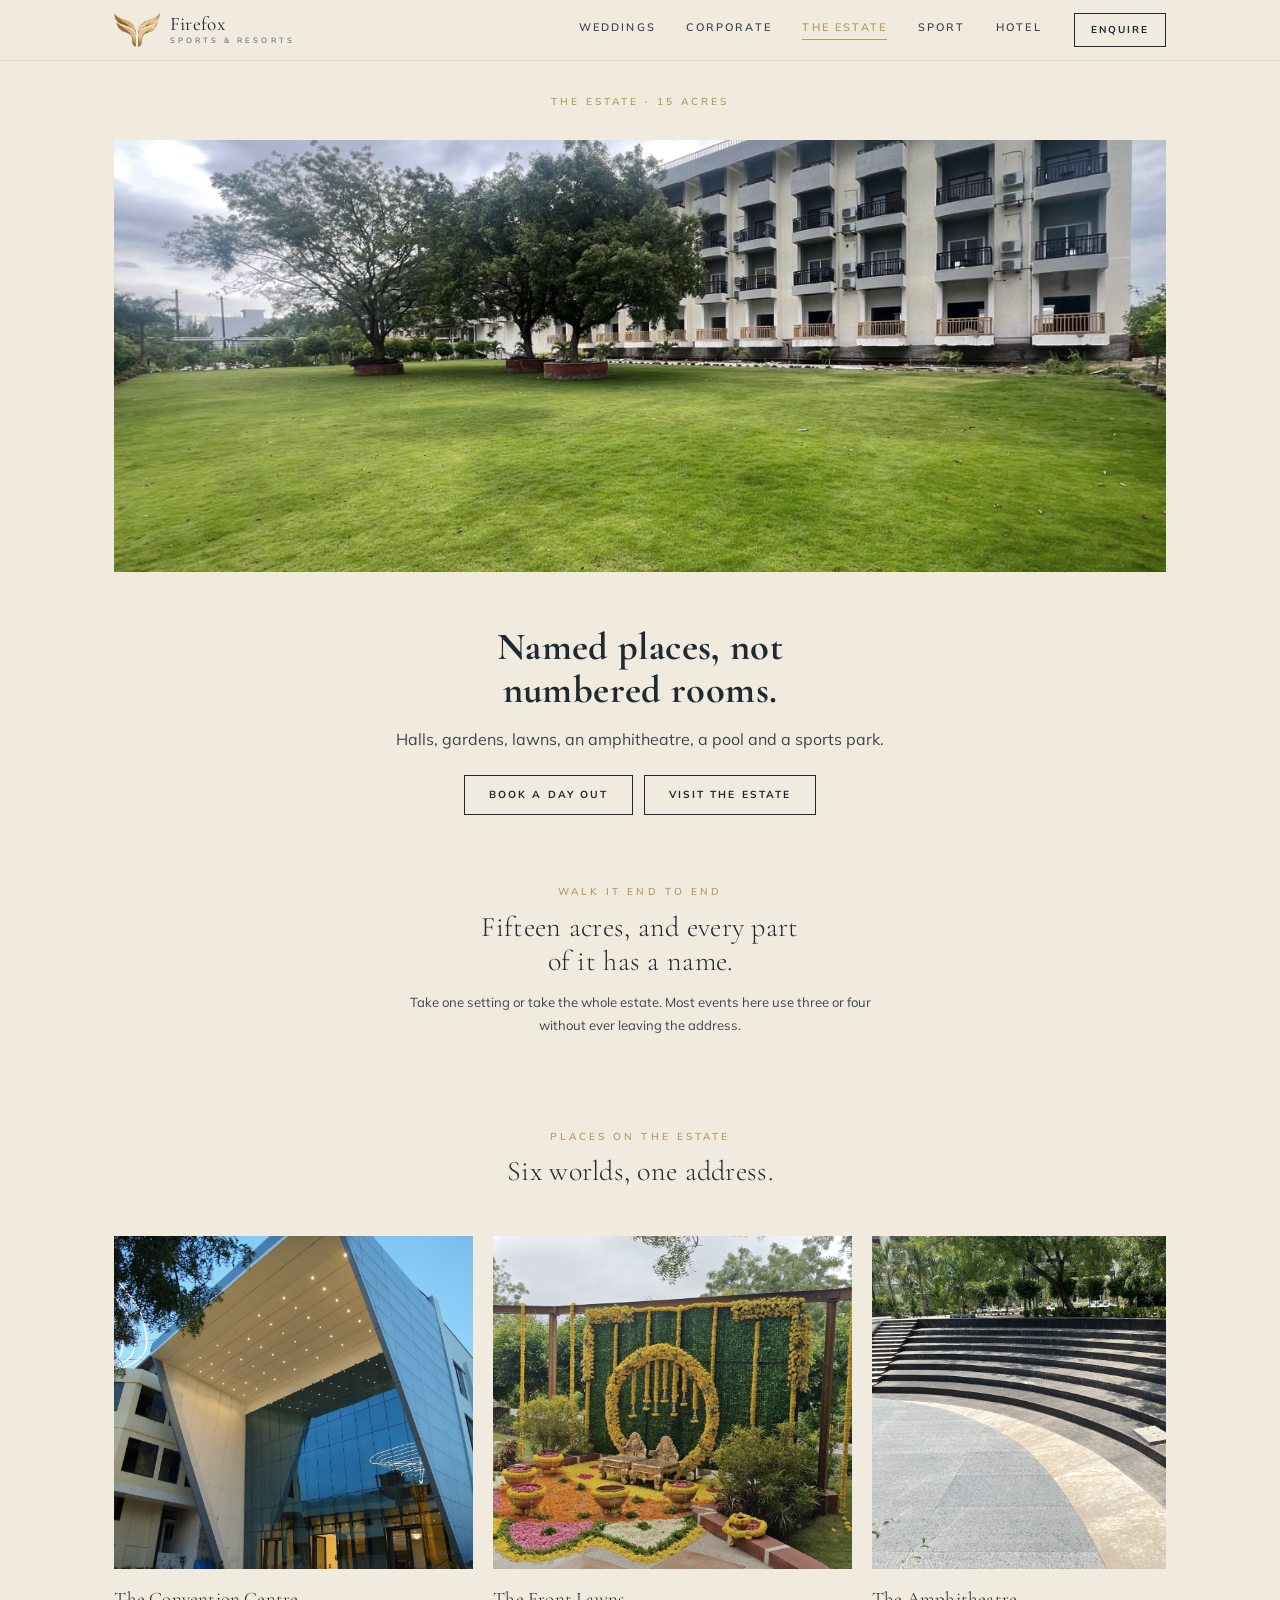
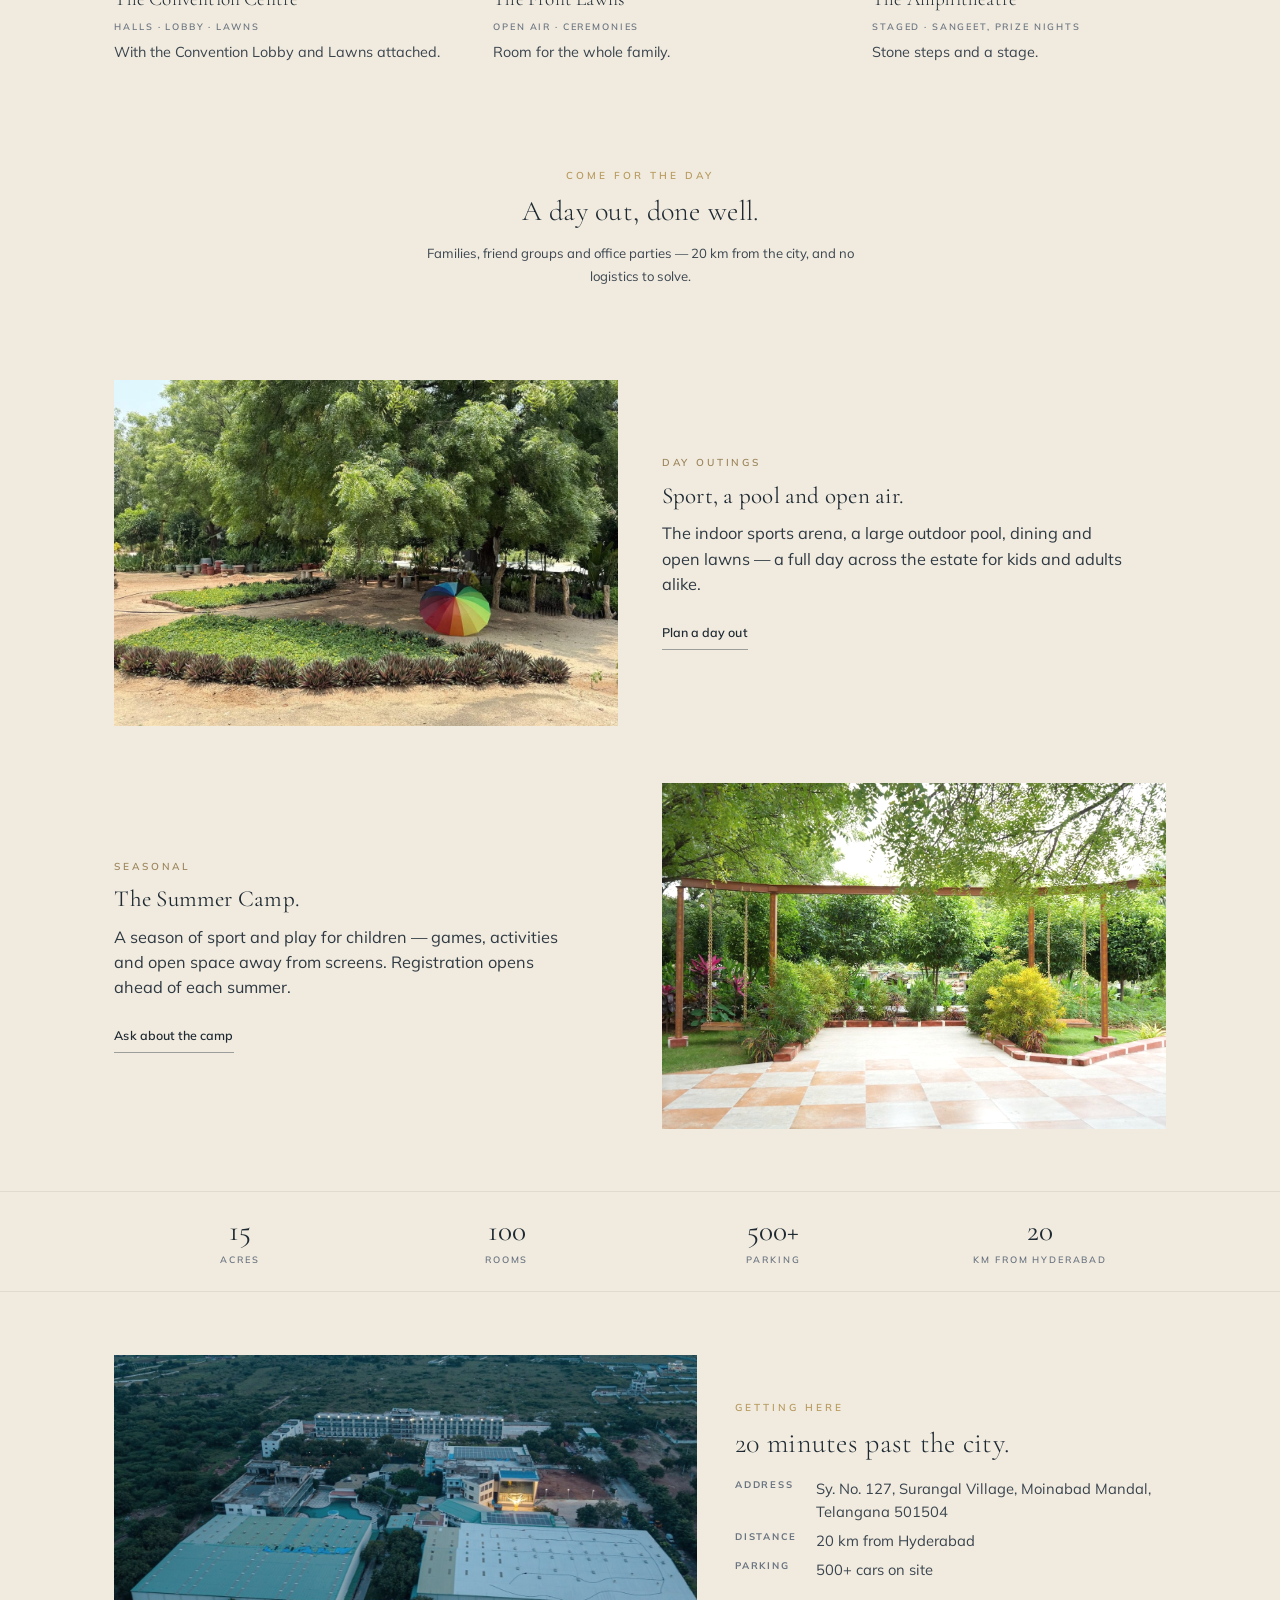
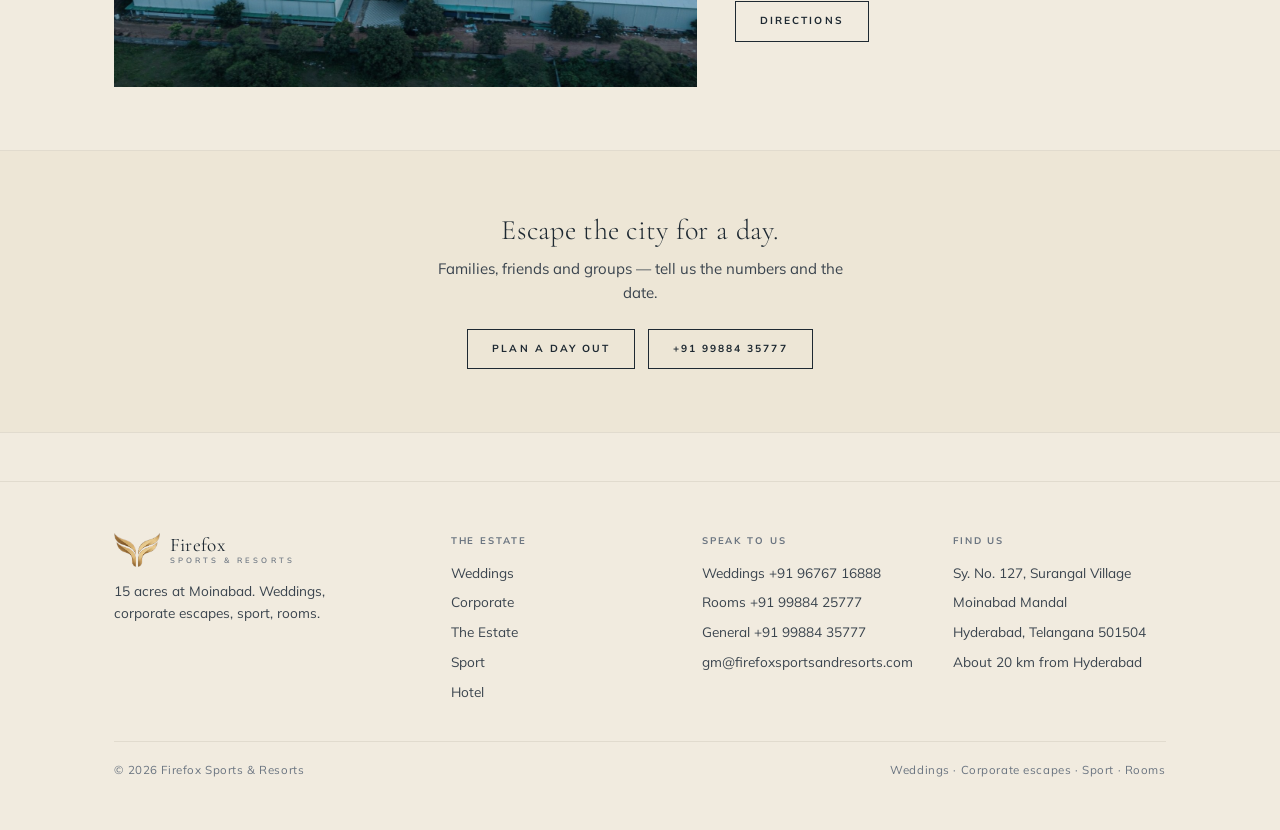
<file: estate.html>
<!DOCTYPE html><html lang="en-IN"><head>
<meta charset="utf-8"><meta name="viewport" content="width=device-width, initial-scale=1">
<title>The Estate — Firefox Sports &amp; Resorts, Moinabad</title>
<meta name="description" content="Fifteen acres 20 km from Hyderabad: convention centre, lawns, amphitheatre, gardens, vineyard, pool and pavilion, sports park and a 100-room hotel.">
<link rel="preconnect" href="https://fonts.googleapis.com"><link rel="preconnect" href="https://fonts.gstatic.com" crossorigin>
<link href="https://fonts.googleapis.com/css2?family=Cormorant+Garamond:ital,wght@0,300;0,400;0,500;0,600;0,700;1,300;1,400;1,600;1,700&family=Mulish:wght@300;400;500;600;700&display=swap" rel="stylesheet">
<link rel="stylesheet" href="aman.css">
</head><body><header><div class="wrap bar">
<a class="brand" href="index.html" aria-label="Firefox Sports and Resorts — home"><img class="logo" src="assets/img/logo.png" alt=""><span class="wm">Firefox<small>Sports &amp; Resorts</small></span></a>
<input type="checkbox" id="navtoggle" class="navtoggle" hidden>
<label for="navtoggle" class="burger" aria-label="Menu"><span></span><span></span><span></span></label>
<nav><a href="weddings.html">Weddings</a><a href="corporate.html">Corporate</a><a href="estate.html" class="active">The Estate</a><a href="sports.html">Sport</a><a href="hotel.html">Hotel</a><a class="enq-m" href="contact.html">Enquire</a></nav>
<a class="enq" href="contact.html">Enquire</a>
</div></header>
<main id="main"><section class="hero wrap">
<span class="eyebrow">The estate &middot; 15 acres</span>
<div class="hero-figure"><img src="assets/img/venue-lawn.jpg" alt="Open lawns and shade trees across the estate"></div>
<h1>Named places, not numbered <em>rooms</em>.</h1>
<p class="sub">Halls, gardens, lawns, an amphitheatre, a pool and a sports park.</p>
<div class="hero-cta"><a class="btn" href="contact.html">Book a day out</a><a class="btn" href="contact.html">Visit the estate</a></div>
</section><section class="say wrap"><span class="eyebrow">Walk it end to end</span><h2>Fifteen acres, and every part of it has a <em>name</em>.</h2><p>Take one setting or take the whole estate. Most events here use three or four without ever leaving the address.</p></section><section class="wrap"><div class="grid-head"><span class="eyebrow">Places on the estate</span><h2>Six worlds, one <em>address</em>.</h2></div><div class="spaces"><figure><img src="assets/img/conv-facade.jpg" alt="The convention centre from the drive"><div class="cap"><h3>The Convention Centre</h3><div class="m">Halls &middot; lobby &middot; lawns</div><p class="desc">With the Convention Lobby and Lawns attached.</p></div></figure><figure><img src="assets/img/wed-haldi-lawn.jpg" alt="The front lawns dressed in marigold"><div class="cap"><h3>The Front Lawns</h3><div class="m">Open air &middot; ceremonies</div><p class="desc">Room for the whole family.</p></div></figure><figure><img src="assets/img/venue-amphitheatre.jpg" alt="The stone amphitheatre and its stage"><div class="cap"><h3>The Amphitheatre</h3><div class="m">Staged &middot; sangeet, prize nights</div><p class="desc">Stone steps and a stage.</p></div></figure><figure><img src="assets/img/venue-gardenpath.jpg" alt="A tiled walkway between mature trees"><div class="cap"><h3>The Gardens</h3><div class="m">Temple &middot; Swings &middot; Vineyard</div><p class="desc">Where the photographs happen.</p></div></figure><figure><img src="assets/img/venue-pool.jpg" alt="The outdoor pool and its pavilion"><div class="cap"><h3>The Pool &amp; Pavilion</h3><div class="m">Outdoor &middot; evening dinners</div><p class="desc">The best spot after dark.</p></div></figure><figure><img src="assets/img/m-badminton.jpg" alt="Rows of indoor badminton courts"><div class="cap"><h3>The Sports Park</h3><div class="m">Indoor courts &middot; turf &middot; tables</div><p class="desc">Eight sports, nearly all under cover.</p></div></figure></div></section><section class="say wrap"><span class="eyebrow">Come for the day</span><h2>A day out, done <em>well</em>.</h2><p>Families, friend groups and office parties &mdash; 20 km from the city, and no logistics to solve.</p></section><section class="wrap"><div class="duo">
<div class="fig"><img src="assets/img/dayout.jpg" alt="Guests spread across the lawns on a day out"></div>
<div class="txt"><div class="lbl">Day outings</div><h3>Sport, a pool and open <em>air</em>.</h3><p class="body">The indoor sports arena, a large outdoor pool, dining and open lawns &mdash; a full day across the estate for kids and adults alike.</p><a class="disc" href="contact.html"><span>Plan a day out</span></a></div>
</div><div class="duo flip">
<div class="fig"><img src="assets/img/venue-pavilion.jpg" alt="The garden pavilion and swings beside a lawn"></div>
<div class="txt"><div class="lbl">Seasonal</div><h3>The Summer <em>Camp</em>.</h3><p class="body">A season of sport and play for children &mdash; games, activities and open space away from screens. Registration opens ahead of each summer.</p><a class="disc" href="contact.html"><span>Ask about the camp</span></a></div>
</div></section><section class="figures"><div class="wrap"><ul style="grid-template-columns:repeat(4,1fr)"><li><div class="n">15</div><div class="l">Acres</div></li><li><div class="n">100</div><div class="l">Rooms</div></li><li><div class="n">500+</div><div class="l">Parking</div></li><li><div class="n">20</div><div class="l">km from Hyderabad</div></li></ul></div></section><section class="wrap"><div class="where">
<div class="fig"><img src="assets/img/aerial.jpg" alt="The estate seen from the air"></div>
<div class="txt"><span class="eyebrow">Getting here</span><h2>20 minutes past the city.</h2><dl><dt>Address</dt><dd>Sy. No. 127, Surangal Village, Moinabad Mandal, Telangana 501504</dd><dt>Distance</dt><dd>20 km from Hyderabad</dd><dt>Parking</dt><dd>500+ cars on site</dd></dl><a class="btn" href="contact.html">Directions</a></div>
</div></section><section class="enquire"><div class="wrap"><h2>Escape the city for a day.</h2><p>Families, friends and groups &mdash; tell us the numbers and the date.</p><div class="cta"><a class="btn" href="contact.html">Plan a day out</a><a class="btn" href="tel:+919988435777">+91 99884 35777</a></div></div></section></main>
<footer class="foot"><div class="wrap">
<div class="cols">
<div><div class="brand"><img class="logo" src="assets/img/logo.png" alt=""><span class="wm">Firefox<small>Sports &amp; Resorts</small></span></div><p class="tag">15 acres at Moinabad. Weddings, corporate escapes, sport, rooms.</p></div>
<div><h4>The estate</h4><ul><li><a href="weddings.html">Weddings</a></li><li><a href="corporate.html">Corporate</a></li><li><a href="estate.html">The Estate</a></li><li><a href="sports.html">Sport</a></li><li><a href="hotel.html">Hotel</a></li></ul></div>
<div><h4>Speak to us</h4><ul><li>Weddings <a href="tel:+919676716888">+91 96767 16888</a></li><li>Rooms <a href="tel:+919988425777">+91 99884 25777</a></li><li>General <a href="tel:+919988435777">+91 99884 35777</a></li><li><a href="mailto:gm@firefoxsportsandresorts.com">gm@firefoxsportsandresorts.com</a></li></ul></div>
<div><h4>Find us</h4><ul><li>Sy. No. 127, Surangal Village</li><li>Moinabad Mandal</li><li>Hyderabad, Telangana 501504</li><li>About 20 km from Hyderabad</li></ul></div>
</div>
<div class="base"><span>&copy; 2026 Firefox Sports &amp; Resorts</span><span>Weddings &middot; Corporate escapes &middot; Sport &middot; Rooms</span></div>
</div></footer>
<script>
(function(){
 document.querySelectorAll('.spaces').forEach(function(el){
  var d=false,sx=0,sl=0,mv=false;
  el.addEventListener('mousedown',function(e){if(e.button!==0)return;d=true;mv=false;sx=e.pageX;sl=el.scrollLeft;el.style.cursor='grabbing';document.body.style.userSelect='none';});
  document.addEventListener('mousemove',function(e){if(!d)return;var dx=e.pageX-sx;if(Math.abs(dx)>4)mv=true;el.scrollLeft=sl-dx;});
  document.addEventListener('mouseup',function(){if(!d)return;d=false;el.style.cursor='grab';document.body.style.userSelect='';});
  el.addEventListener('click',function(e){if(mv){e.preventDefault();e.stopPropagation();}},true);
  el.addEventListener('dragstart',function(e){e.preventDefault();});
 });
 document.querySelectorAll('.scrollrail').forEach(function(rail){
  var sp=rail.previousElementSibling; if(!sp||!sp.classList.contains('spaces'))return;
  var fill=rail.querySelector('i');
  function upd(){var sw=sp.scrollWidth||1; fill.style.width=Math.min(100,sp.clientWidth/sw*100)+'%'; fill.style.left=(sp.scrollLeft/sw*100)+'%';}
  sp.addEventListener('scroll',upd); window.addEventListener('resize',upd); upd();
 });
})();
</script>
</body></html>
</file>
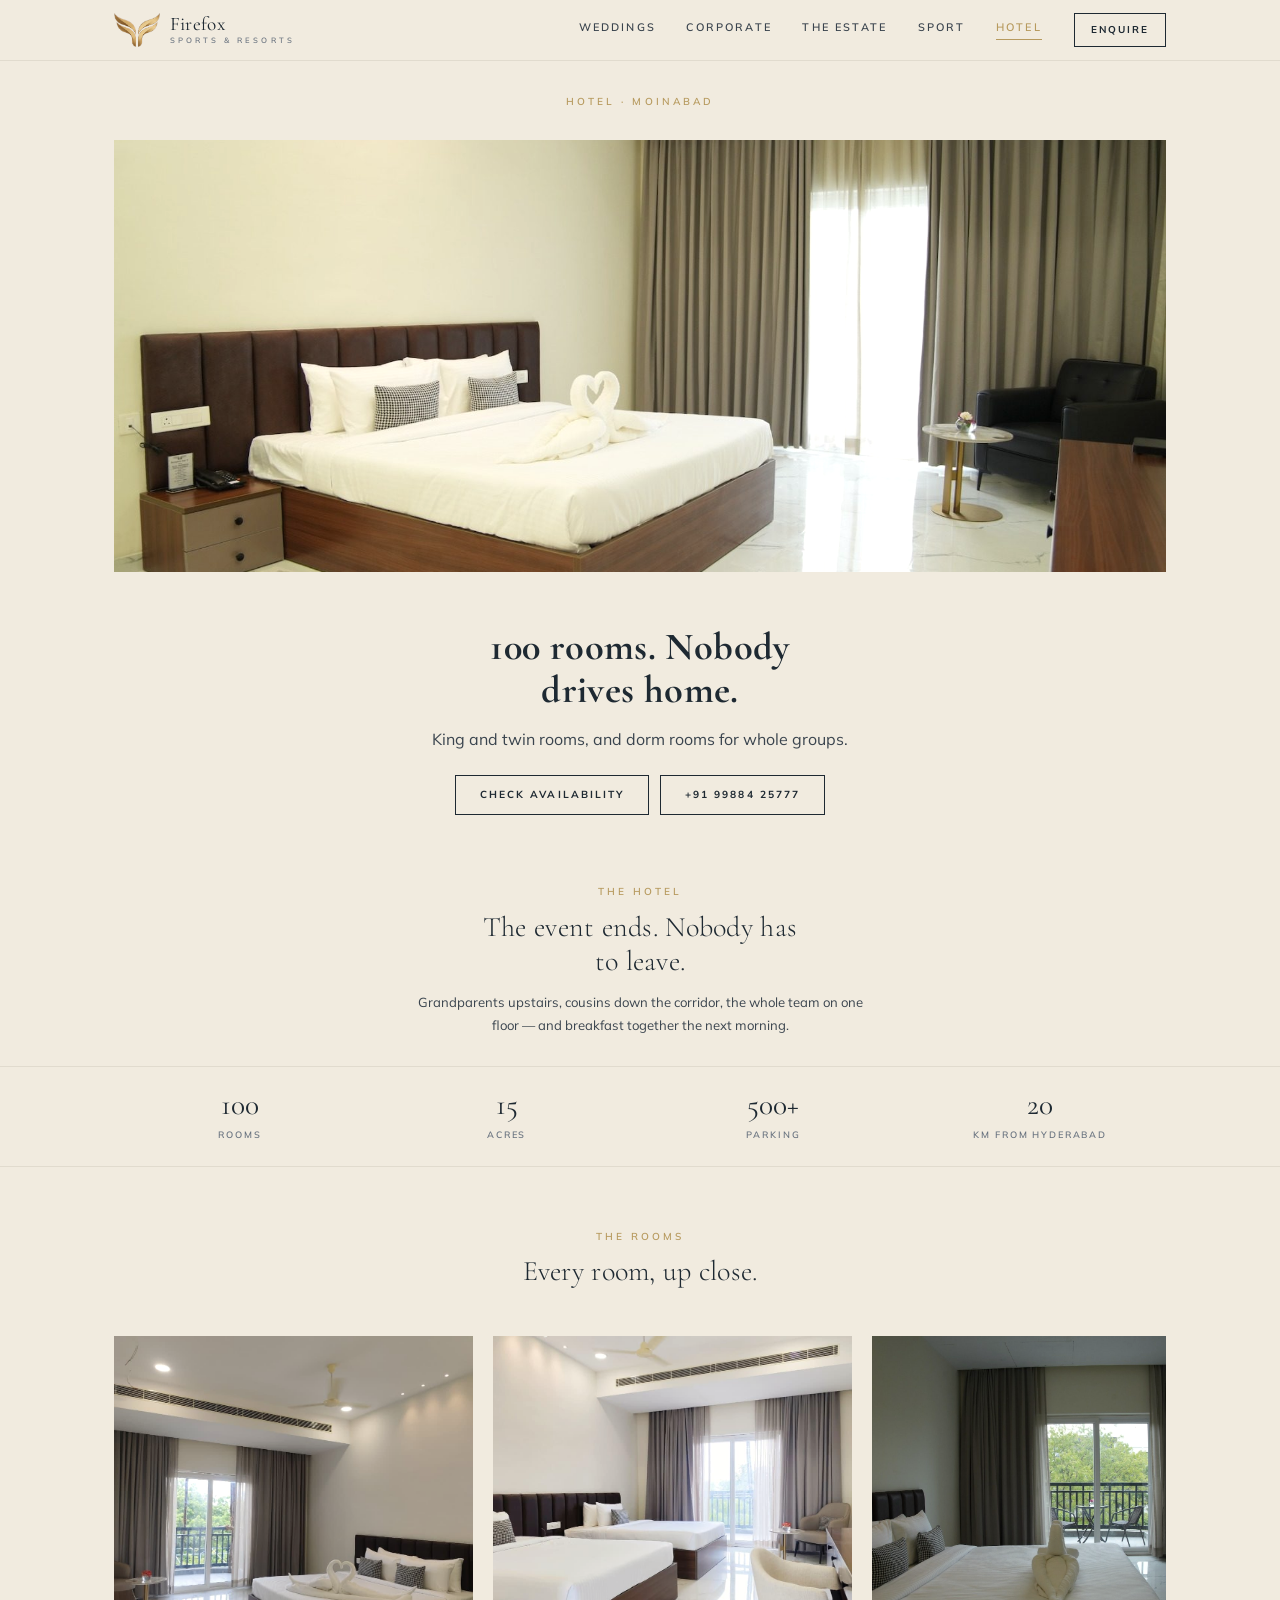
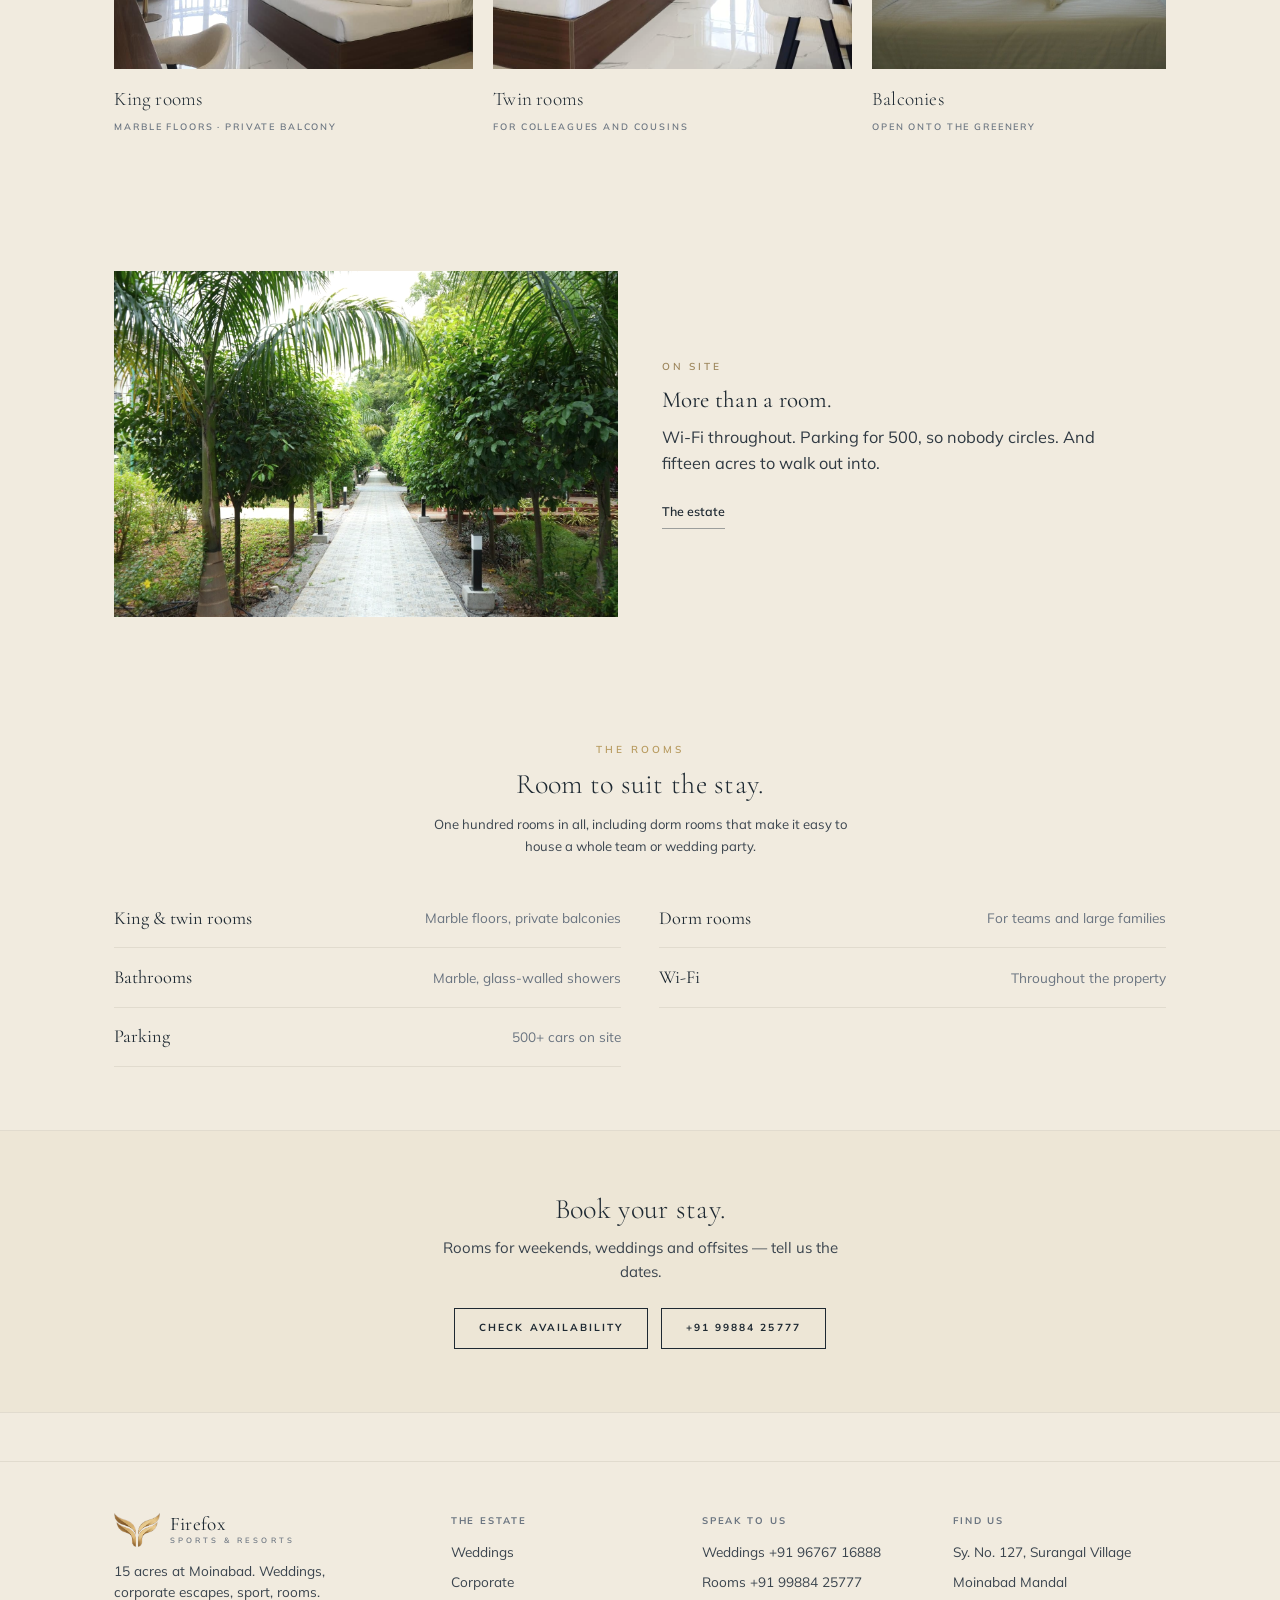
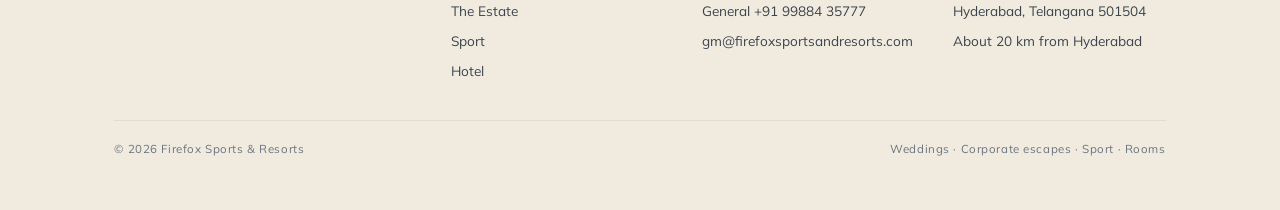
<file: hotel.html>
<!DOCTYPE html><html lang="en-IN"><head>
<meta charset="utf-8"><meta name="viewport" content="width=device-width, initial-scale=1">
<title>Hotel — Firefox Sports &amp; Resorts, Moinabad</title>
<meta name="description" content="100 rooms on a 15-acre estate 20 km from Hyderabad, including dorm rooms for groups, Wi-Fi throughout and parking for 500.">
<link rel="preconnect" href="https://fonts.googleapis.com"><link rel="preconnect" href="https://fonts.gstatic.com" crossorigin>
<link href="https://fonts.googleapis.com/css2?family=Cormorant+Garamond:ital,wght@0,300;0,400;0,500;0,600;0,700;1,300;1,400;1,600;1,700&family=Mulish:wght@300;400;500;600;700&display=swap" rel="stylesheet">
<link rel="stylesheet" href="aman.css">
</head><body><header><div class="wrap bar">
<a class="brand" href="index.html" aria-label="Firefox Sports and Resorts — home"><img class="logo" src="assets/img/logo.png" alt=""><span class="wm">Firefox<small>Sports &amp; Resorts</small></span></a>
<input type="checkbox" id="navtoggle" class="navtoggle" hidden>
<label for="navtoggle" class="burger" aria-label="Menu"><span></span><span></span><span></span></label>
<nav><a href="weddings.html">Weddings</a><a href="corporate.html">Corporate</a><a href="estate.html">The Estate</a><a href="sports.html">Sport</a><a href="hotel.html" class="active">Hotel</a><a class="enq-m" href="contact.html">Enquire</a></nav>
<a class="enq" href="contact.html">Enquire</a>
</div></header>
<main id="main"><section class="hero wrap">
<span class="eyebrow">Hotel &middot; Moinabad</span>
<div class="hero-figure"><img src="assets/img/ht-suite.jpg" alt="A guest room with a king bed, a sofa and a balcony over the gardens"></div>
<h1>100 rooms. Nobody drives <em>home</em>.</h1>
<p class="sub">King and twin rooms, and dorm rooms for whole groups.</p>
<div class="hero-cta"><a class="btn" href="contact.html">Check availability</a><a class="btn" href="tel:+919988425777">+91 99884 25777</a></div>
</section><section class="say wrap"><span class="eyebrow">The hotel</span><h2>The event ends. Nobody has to <em>leave</em>.</h2><p>Grandparents upstairs, cousins down the corridor, the whole team on one floor &mdash; and breakfast together the next morning.</p></section><section class="figures"><div class="wrap"><ul style="grid-template-columns:repeat(4,1fr)"><li><div class="n">100</div><div class="l">Rooms</div></li><li><div class="n">15</div><div class="l">Acres</div></li><li><div class="n">500+</div><div class="l">Parking</div></li><li><div class="n">20</div><div class="l">km from Hyderabad</div></li></ul></div></section><section class="wrap"><div class="grid-head"><span class="eyebrow">The rooms</span><h2>Every room, up close.</h2></div><div class="spaces"><figure><img src="assets/img/ht-king.jpg" alt="A guest room with a king bed and a balcony"><div class="cap"><h3>King rooms</h3><div class="m">Marble floors &middot; private balcony</div></div></figure><figure><img src="assets/img/ht-twin.jpg" alt="A twin-bed guest room with a marble floor"><div class="cap"><h3>Twin rooms</h3><div class="m">For colleagues and cousins</div></div></figure><figure><img src="assets/img/ht-balcony.jpg" alt="A room opening onto a balcony above the gardens"><div class="cap"><h3>Balconies</h3><div class="m">Open onto the greenery</div></div></figure><figure><img src="assets/img/htl-bathroom-glass-shower-marble-walls.jpg" alt="A marble bathroom with a glass-walled shower"><div class="cap"><h3>Glass showers</h3><div class="m">Marble, walk-in</div></div></figure><figure><img src="assets/img/htl-hotel-bathroom-marble-vanity-mirror.jpg" alt="A marble vanity with a large mirror"><div class="cap"><h3>Marble vanities</h3><div class="m">Mirror-lit, well kept</div></div></figure></div></section><section class="wrap"><div class="duo">
<div class="fig"><img src="assets/img/venue-gardenpath.jpg" alt="A tiled walkway between avenues of mature trees"></div>
<div class="txt"><div class="lbl">On site</div><h3>More than a <em>room</em>.</h3><p class="body">Wi-Fi throughout. Parking for 500, so nobody circles. And fifteen acres to walk out into.</p><a class="disc" href="estate.html"><span>The estate</span></a></div>
</div></section><section class="facts wrap"><div class="head"><span class="eyebrow">The rooms</span><h2>Room to suit the <em>stay</em>.</h2><p>One hundred rooms in all, including dorm rooms that make it easy to house a whole team or wedding party.</p></div><ul><li><b>King &amp; twin rooms</b><span>Marble floors, private balconies</span></li><li><b>Dorm rooms</b><span>For teams and large families</span></li><li><b>Bathrooms</b><span>Marble, glass-walled showers</span></li><li><b>Wi-Fi</b><span>Throughout the property</span></li><li><b>Parking</b><span>500+ cars on site</span></li></ul></section><section class="enquire"><div class="wrap"><h2>Book your stay.</h2><p>Rooms for weekends, weddings and offsites &mdash; tell us the dates.</p><div class="cta"><a class="btn" href="contact.html">Check availability</a><a class="btn" href="tel:+919988425777">+91 99884 25777</a></div></div></section></main>
<footer class="foot"><div class="wrap">
<div class="cols">
<div><div class="brand"><img class="logo" src="assets/img/logo.png" alt=""><span class="wm">Firefox<small>Sports &amp; Resorts</small></span></div><p class="tag">15 acres at Moinabad. Weddings, corporate escapes, sport, rooms.</p></div>
<div><h4>The estate</h4><ul><li><a href="weddings.html">Weddings</a></li><li><a href="corporate.html">Corporate</a></li><li><a href="estate.html">The Estate</a></li><li><a href="sports.html">Sport</a></li><li><a href="hotel.html">Hotel</a></li></ul></div>
<div><h4>Speak to us</h4><ul><li>Weddings <a href="tel:+919676716888">+91 96767 16888</a></li><li>Rooms <a href="tel:+919988425777">+91 99884 25777</a></li><li>General <a href="tel:+919988435777">+91 99884 35777</a></li><li><a href="mailto:gm@firefoxsportsandresorts.com">gm@firefoxsportsandresorts.com</a></li></ul></div>
<div><h4>Find us</h4><ul><li>Sy. No. 127, Surangal Village</li><li>Moinabad Mandal</li><li>Hyderabad, Telangana 501504</li><li>About 20 km from Hyderabad</li></ul></div>
</div>
<div class="base"><span>&copy; 2026 Firefox Sports &amp; Resorts</span><span>Weddings &middot; Corporate escapes &middot; Sport &middot; Rooms</span></div>
</div></footer>
<script>
(function(){
 document.querySelectorAll('.spaces').forEach(function(el){
  var d=false,sx=0,sl=0,mv=false;
  el.addEventListener('mousedown',function(e){if(e.button!==0)return;d=true;mv=false;sx=e.pageX;sl=el.scrollLeft;el.style.cursor='grabbing';document.body.style.userSelect='none';});
  document.addEventListener('mousemove',function(e){if(!d)return;var dx=e.pageX-sx;if(Math.abs(dx)>4)mv=true;el.scrollLeft=sl-dx;});
  document.addEventListener('mouseup',function(){if(!d)return;d=false;el.style.cursor='grab';document.body.style.userSelect='';});
  el.addEventListener('click',function(e){if(mv){e.preventDefault();e.stopPropagation();}},true);
  el.addEventListener('dragstart',function(e){e.preventDefault();});
 });
 document.querySelectorAll('.scrollrail').forEach(function(rail){
  var sp=rail.previousElementSibling; if(!sp||!sp.classList.contains('spaces'))return;
  var fill=rail.querySelector('i');
  function upd(){var sw=sp.scrollWidth||1; fill.style.width=Math.min(100,sp.clientWidth/sw*100)+'%'; fill.style.left=(sp.scrollLeft/sw*100)+'%';}
  sp.addEventListener('scroll',upd); window.addEventListener('resize',upd); upd();
 });
})();
</script>
</body></html>
</file>
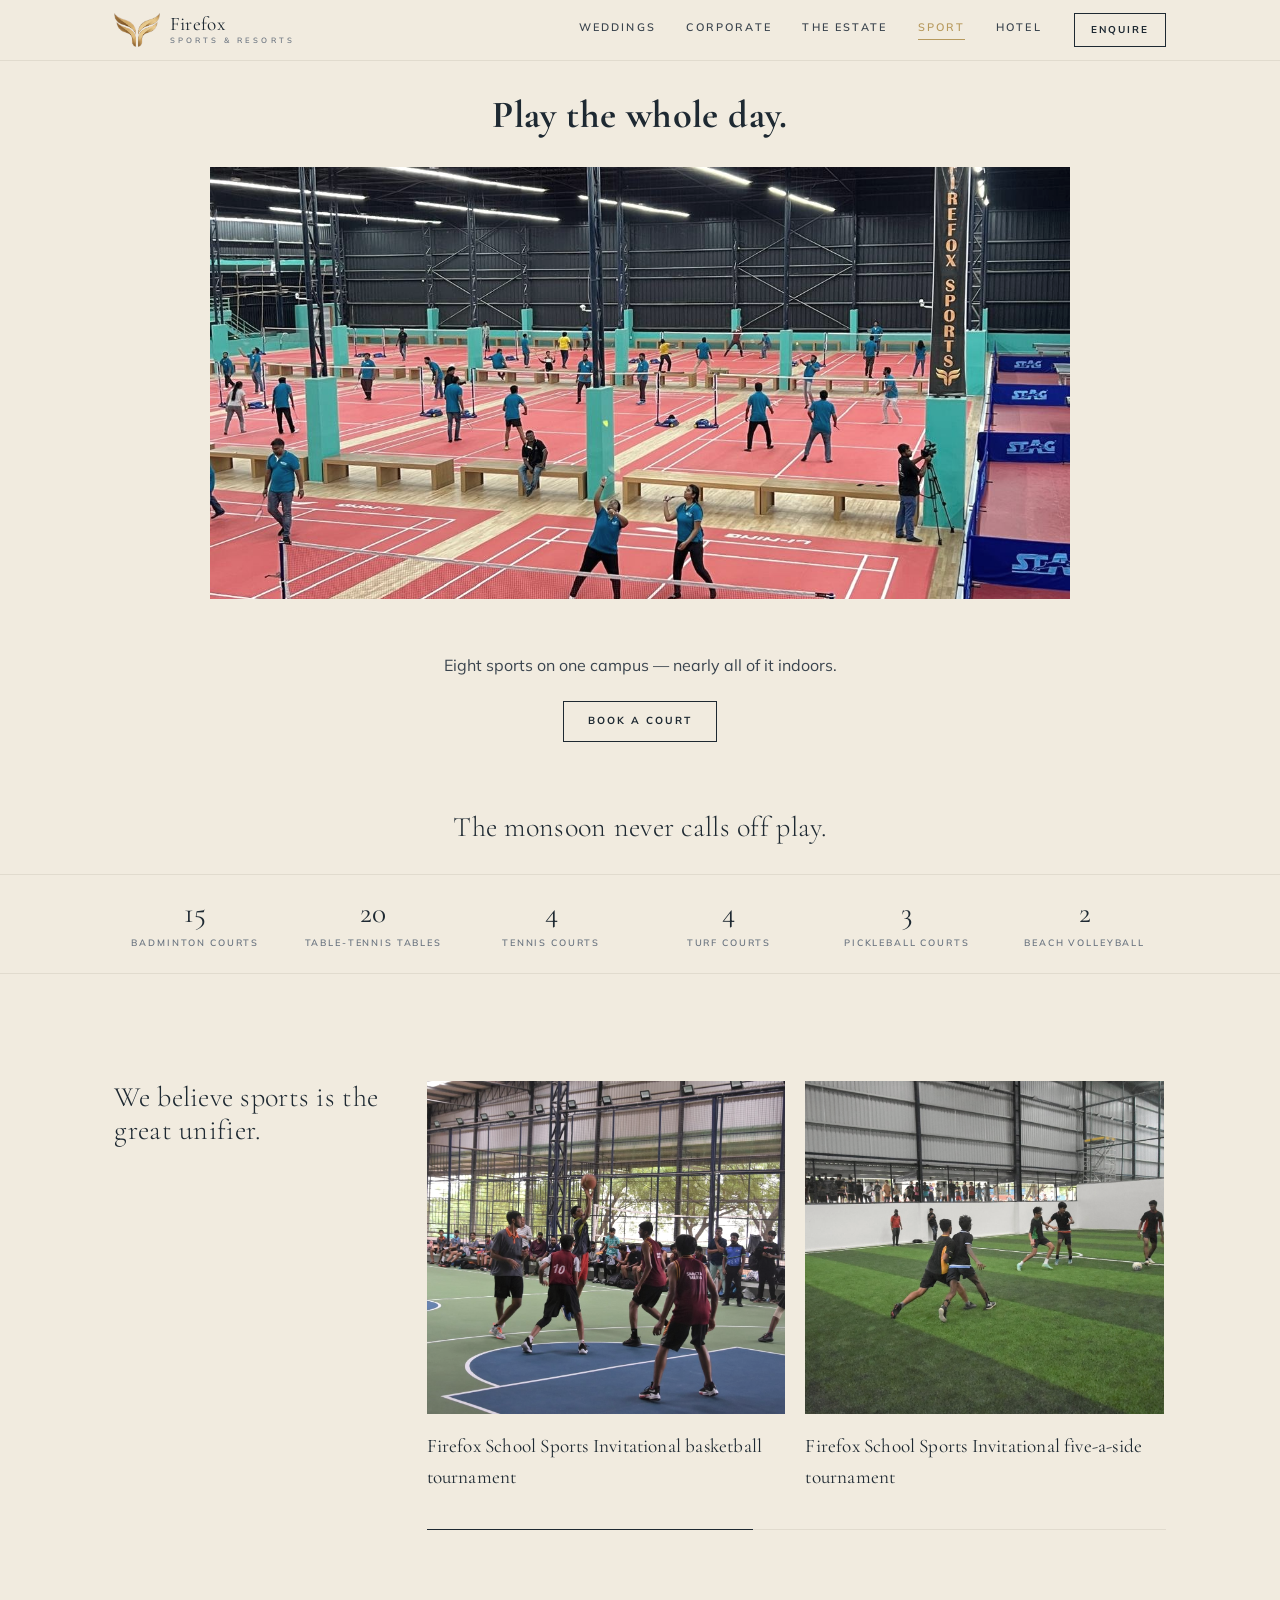
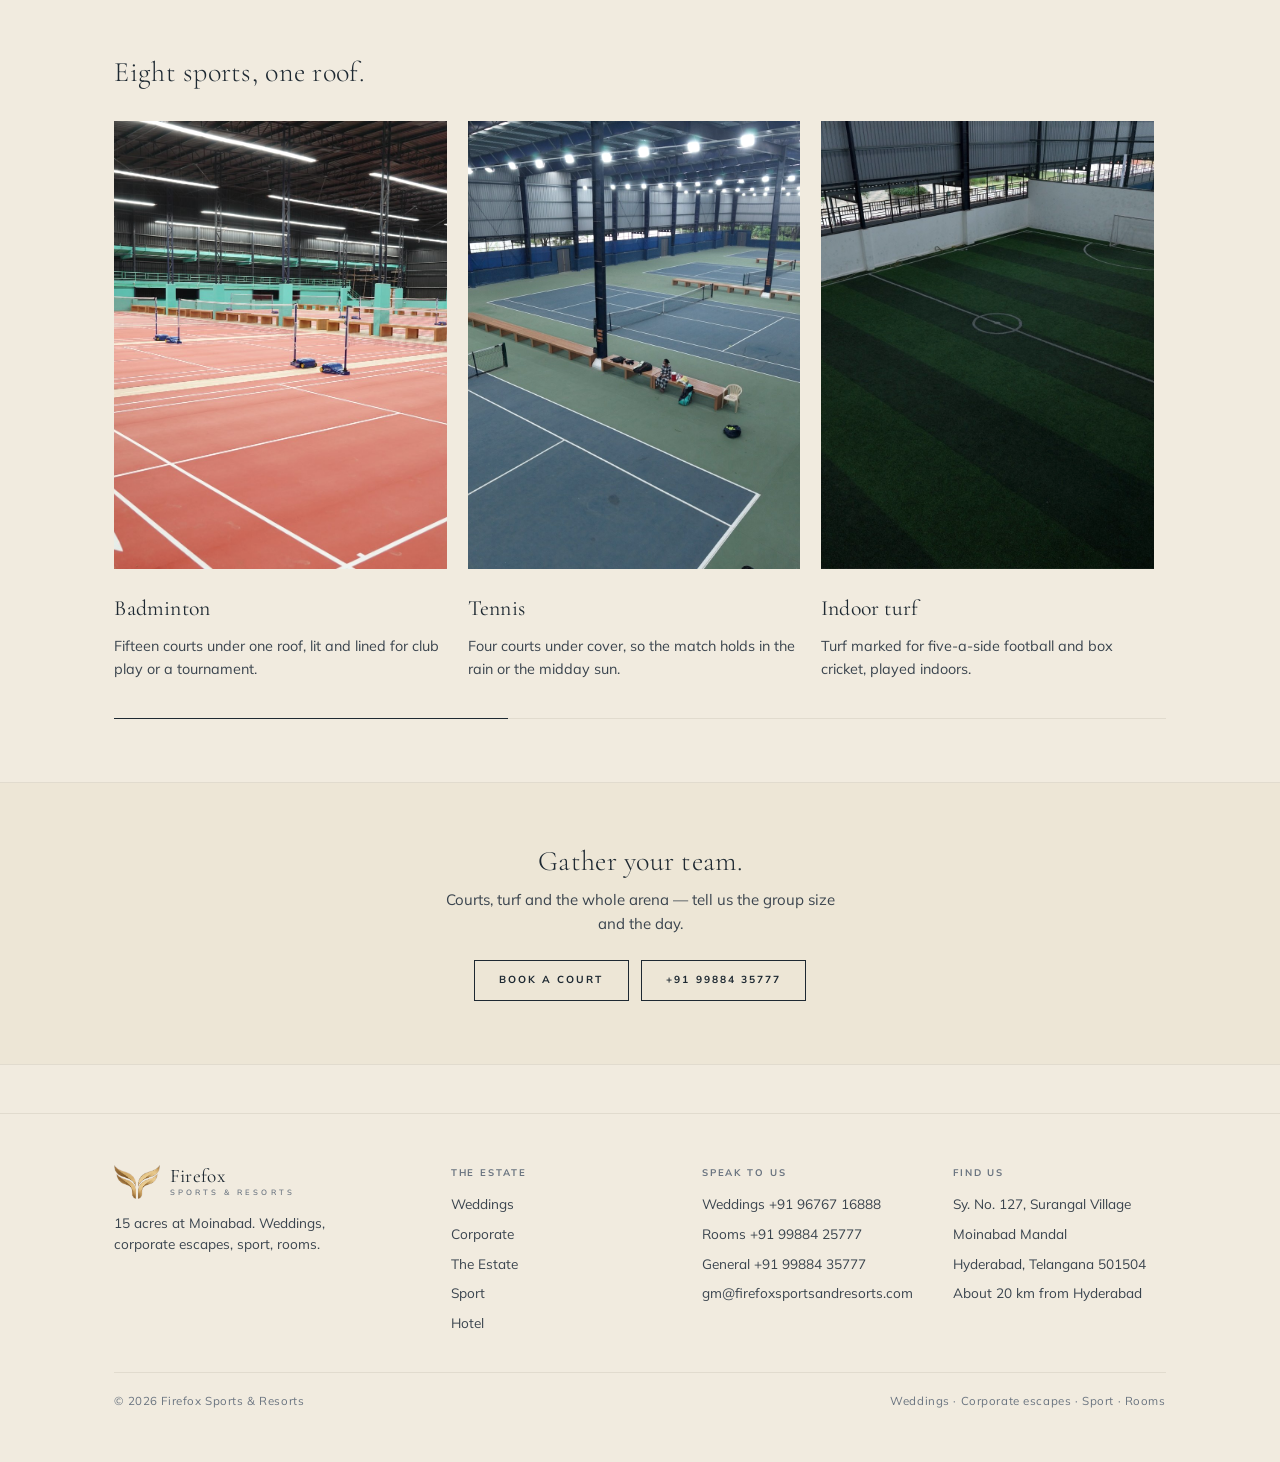
<file: sports.html>
<!DOCTYPE html><html lang="en-IN"><head>
<meta charset="utf-8"><meta name="viewport" content="width=device-width, initial-scale=1">
<title>Sport — Firefox Sports &amp; Resorts, Moinabad</title>
<meta name="description" content="Indoor sports complex 20 km from Hyderabad: 15 badminton courts, 20 table-tennis tables, 4 tennis courts, 4 turf courts, pickleball, beach volleyball and basketball, plus an outdoor pool.">
<link rel="preconnect" href="https://fonts.googleapis.com"><link rel="preconnect" href="https://fonts.gstatic.com" crossorigin>
<link href="https://fonts.googleapis.com/css2?family=Cormorant+Garamond:ital,wght@0,300;0,400;0,500;0,600;0,700;1,300;1,400;1,600;1,700&family=Mulish:wght@300;400;500;600;700&display=swap" rel="stylesheet">
<link rel="stylesheet" href="aman.css">
</head><body><header><div class="wrap bar">
<a class="brand" href="index.html" aria-label="Firefox Sports and Resorts — home"><img class="logo" src="assets/img/logo.png" alt=""><span class="wm">Firefox<small>Sports &amp; Resorts</small></span></a>
<input type="checkbox" id="navtoggle" class="navtoggle" hidden>
<label for="navtoggle" class="burger" aria-label="Menu"><span></span><span></span><span></span></label>
<nav><a href="weddings.html">Weddings</a><a href="corporate.html">Corporate</a><a href="estate.html">The Estate</a><a href="sports.html" class="active">Sport</a><a href="hotel.html">Hotel</a><a class="enq-m" href="contact.html">Enquire</a></nav>
<a class="enq" href="contact.html">Enquire</a>
</div></header>
<main id="main"><section class="hero wrap hero--titlefirst">
<h1>Play the <em>whole</em> day.</h1>
<div class="hero-figure"><img src="assets/img/spo-badminton-hall-multi-court-tournament.jpg" alt="A packed badminton tournament with players across many courts"></div>
<p class="sub">Eight sports on one campus &mdash; nearly all of it indoors.</p>
<div class="hero-cta"><a class="btn" href="contact.html">Book a court</a></div>
</section><section class="say wrap wide"><h2>The monsoon never calls off <em>play</em>.</h2></section><section class="figures fig--spaced"><div class="wrap"><ul style="grid-template-columns:repeat(6,1fr)"><li><div class="n">15</div><div class="l">Badminton courts</div></li><li><div class="n">20</div><div class="l">Table-tennis tables</div></li><li><div class="n">4</div><div class="l">Tennis courts</div></li><li><div class="n">4</div><div class="l">Turf courts</div></li><li><div class="n">3</div><div class="l">Pickleball courts</div></li><li><div class="n">2</div><div class="l">Beach volleyball</div></li></ul></div></section><section class="wrap"><div class="seasonal">
<div class="seasonal-intro"><h2>We believe sports is the great <em>unifier</em>.</h2></div>
<div class="seasonal-rail"><div class="spaces"><figure><img src="assets/img/spo-indoor-basketball-court-match-play.jpg" alt="A basketball match on the indoor court"><div class="cap"><h3>Firefox School Sports Invitational basketball tournament</h3></div></figure><figure><img src="assets/img/spo-indoor-soccer-turf-players.jpg" alt="A five-a-side football game on the turf"><div class="cap"><h3>Firefox School Sports Invitational five-a-side tournament</h3></div></figure><figure class="wide"><img src="assets/img/m-tt-tournament.jpg" alt="A table-tennis tournament in progress"><div class="cap"><h3>Telangana Table Tennis State Championships</h3></div></figure><figure><img src="assets/img/spo-indoor-turf-cricket-practice.jpg" alt="Friends playing casual turf cricket on the weekend"><div class="cap"><h3>Friends playing casual turf cricket on the weekend</h3></div></figure></div><div class="scrollrail"><i></i></div></div>
</div></section><section class="wrap venues-tall"><div class="lead"><h2>Eight sports, one <em>roof</em>.</h2></div><div class="spaces"><figure><img src="assets/img/m-badminton.jpg" alt="Rows of indoor badminton courts"><div class="cap"><h3>Badminton</h3><p class="desc">Fifteen courts under one roof, lit and lined for club play or a tournament.</p></div></figure><figure><img src="assets/img/sp-tennis.jpg" alt="An indoor tennis court"><div class="cap"><h3>Tennis</h3><p class="desc">Four courts under cover, so the match holds in the rain or the midday sun.</p></div></figure><figure><img src="assets/img/sp-turf.jpg" alt="Indoor turf marked for football and cricket"><div class="cap"><h3>Indoor turf</h3><p class="desc">Turf marked for five-a-side football and box cricket, played indoors.</p></div></figure><figure><img src="assets/img/sp-beachvolley.jpg" alt="An indoor beach-volleyball sand court"><div class="cap"><h3>Beach volleyball</h3><p class="desc">Two real-sand courts, indoors &mdash; the beach game without the sunburn.</p></div></figure><figure><img src="assets/img/spo-sports-table-tennis-hall.jpg" alt="A wide table-tennis hall full of tables"><div class="cap"><h3>Table tennis</h3><p class="desc">Twenty tables in a full tournament hall, from a quick rally to a bracket.</p></div></figure><figure><img src="assets/img/sp-volley.jpg" alt="A volleyball game on the indoor turf"><div class="cap"><h3>Volleyball</h3><p class="desc">Netted on the indoor turf for six-a-side or a knockabout.</p></div></figure><figure><img src="assets/img/spo-indoor-basketball-court-players.jpg" alt="An indoor basketball court in play"><div class="cap"><h3>Basketball</h3><p class="desc">A full indoor court for a proper five-on-five under the lights.</p></div></figure><figure><img src="assets/img/venue-pool.jpg" alt="The outdoor pool and its pavilion"><div class="cap"><h3>Swimming</h3><p class="desc">A large outdoor pool for laps or a cool-down &mdash; the one sport under the open sky.</p></div></figure></div><div class="scrollrail"><i></i></div></section><section class="enquire"><div class="wrap"><h2>Gather your team.</h2><p>Courts, turf and the whole arena &mdash; tell us the group size and the day.</p><div class="cta"><a class="btn" href="contact.html">Book a court</a><a class="btn" href="tel:+919988435777">+91 99884 35777</a></div></div></section></main>
<footer class="foot"><div class="wrap">
<div class="cols">
<div><div class="brand"><img class="logo" src="assets/img/logo.png" alt=""><span class="wm">Firefox<small>Sports &amp; Resorts</small></span></div><p class="tag">15 acres at Moinabad. Weddings, corporate escapes, sport, rooms.</p></div>
<div><h4>The estate</h4><ul><li><a href="weddings.html">Weddings</a></li><li><a href="corporate.html">Corporate</a></li><li><a href="estate.html">The Estate</a></li><li><a href="sports.html">Sport</a></li><li><a href="hotel.html">Hotel</a></li></ul></div>
<div><h4>Speak to us</h4><ul><li>Weddings <a href="tel:+919676716888">+91 96767 16888</a></li><li>Rooms <a href="tel:+919988425777">+91 99884 25777</a></li><li>General <a href="tel:+919988435777">+91 99884 35777</a></li><li><a href="mailto:gm@firefoxsportsandresorts.com">gm@firefoxsportsandresorts.com</a></li></ul></div>
<div><h4>Find us</h4><ul><li>Sy. No. 127, Surangal Village</li><li>Moinabad Mandal</li><li>Hyderabad, Telangana 501504</li><li>About 20 km from Hyderabad</li></ul></div>
</div>
<div class="base"><span>&copy; 2026 Firefox Sports &amp; Resorts</span><span>Weddings &middot; Corporate escapes &middot; Sport &middot; Rooms</span></div>
</div></footer>
<script>
(function(){
 document.querySelectorAll('.spaces').forEach(function(el){
  var d=false,sx=0,sl=0,mv=false;
  el.addEventListener('mousedown',function(e){if(e.button!==0)return;d=true;mv=false;sx=e.pageX;sl=el.scrollLeft;el.style.cursor='grabbing';document.body.style.userSelect='none';});
  document.addEventListener('mousemove',function(e){if(!d)return;var dx=e.pageX-sx;if(Math.abs(dx)>4)mv=true;el.scrollLeft=sl-dx;});
  document.addEventListener('mouseup',function(){if(!d)return;d=false;el.style.cursor='grab';document.body.style.userSelect='';});
  el.addEventListener('click',function(e){if(mv){e.preventDefault();e.stopPropagation();}},true);
  el.addEventListener('dragstart',function(e){e.preventDefault();});
 });
 document.querySelectorAll('.scrollrail').forEach(function(rail){
  var sp=rail.previousElementSibling; if(!sp||!sp.classList.contains('spaces'))return;
  var fill=rail.querySelector('i');
  function upd(){var sw=sp.scrollWidth||1; fill.style.width=Math.min(100,sp.clientWidth/sw*100)+'%'; fill.style.left=(sp.scrollLeft/sw*100)+'%';}
  sp.addEventListener('scroll',upd); window.addEventListener('resize',upd); upd();
 });
})();
</script>
</body></html>
</file>
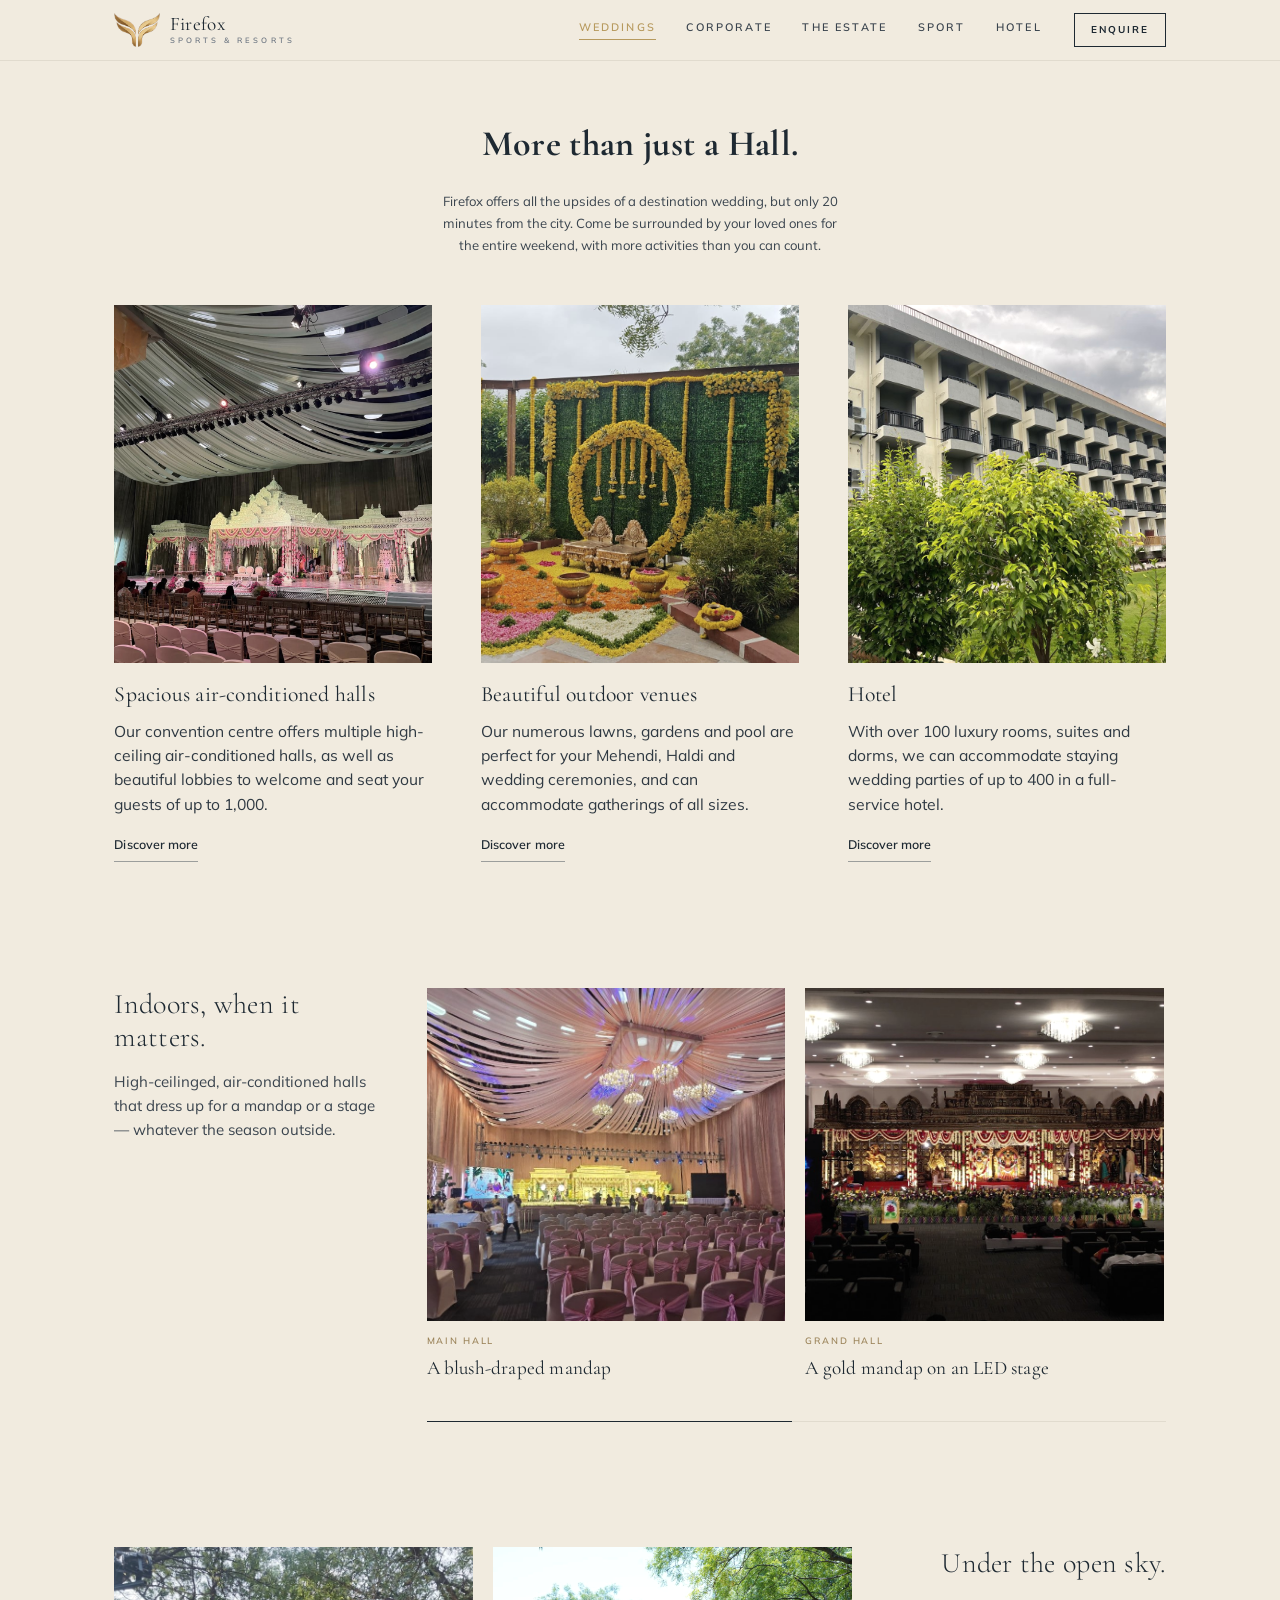
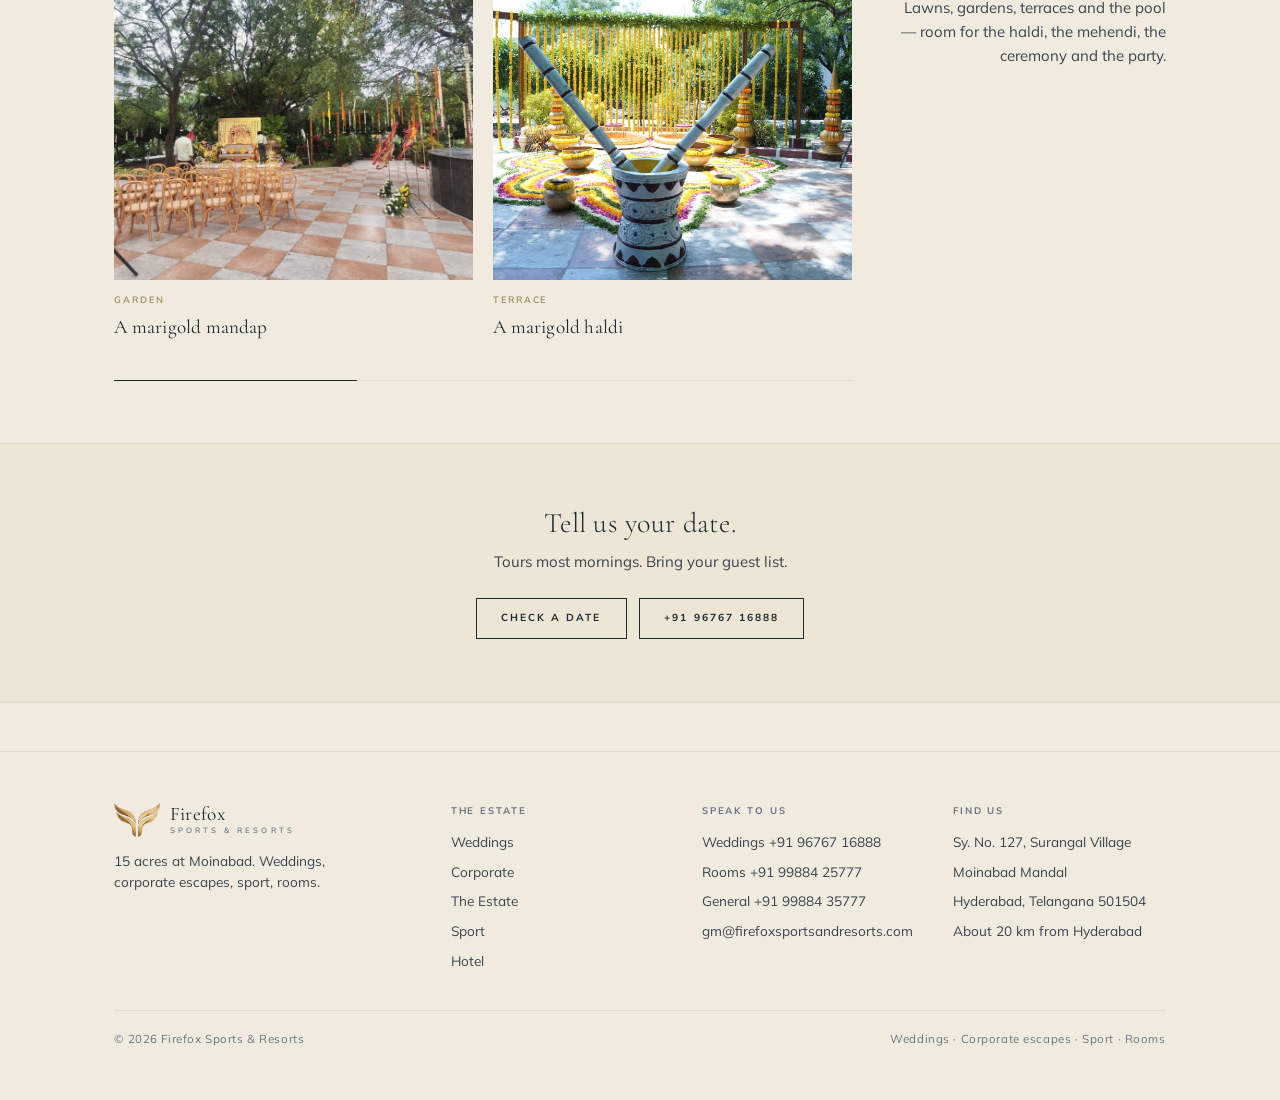
<file: weddings.html>
<!DOCTYPE html><html lang="en-IN"><head>
<meta charset="utf-8"><meta name="viewport" content="width=device-width, initial-scale=1">
<title>Weddings — Firefox Sports &amp; Resorts, Moinabad</title>
<meta name="description" content="Wedding venue 20 km from Hyderabad. 20+ venues seating 50 to 1000, gardens, lawns and an amphitheatre, with 100 rooms on site and parking for 500.">
<link rel="preconnect" href="https://fonts.googleapis.com"><link rel="preconnect" href="https://fonts.gstatic.com" crossorigin>
<link href="https://fonts.googleapis.com/css2?family=Cormorant+Garamond:ital,wght@0,300;0,400;0,500;0,600;0,700;1,300;1,400;1,600;1,700&family=Mulish:wght@300;400;500;600;700&display=swap" rel="stylesheet">
<link rel="stylesheet" href="aman.css">
</head><body><header><div class="wrap bar">
<a class="brand" href="index.html" aria-label="Firefox Sports and Resorts — home"><img class="logo" src="assets/img/logo.png" alt=""><span class="wm">Firefox<small>Sports &amp; Resorts</small></span></a>
<input type="checkbox" id="navtoggle" class="navtoggle" hidden>
<label for="navtoggle" class="burger" aria-label="Menu"><span></span><span></span><span></span></label>
<nav><a href="weddings.html" class="active">Weddings</a><a href="corporate.html">Corporate</a><a href="estate.html">The Estate</a><a href="sports.html">Sport</a><a href="hotel.html">Hotel</a><a class="enq-m" href="contact.html">Enquire</a></nav>
<a class="enq" href="contact.html">Enquire</a>
</div></header>
<main id="main"><section class="wrap"><div class="grid-head"><h2 style="font-weight:700;font-size:clamp(1.8rem,2.8vw,2.4rem)">More than just a <em>Hall</em>.</h2><p>Firefox offers all the upsides of a destination wedding, but only 20 minutes from the city. Come be surrounded by your loved ones for the entire weekend, with more activities than you can count.</p></div>
<div class="trio3">
<div class="feat"><div class="fig"><img src="assets/img/hero.jpg" alt="A draped, high-ceilinged wedding hall set for a ceremony"></div><div class="cap"><h3>Spacious air-conditioned halls</h3><p class="body">Our convention centre offers multiple high-ceiling air-conditioned halls, as well as beautiful lobbies to welcome and seat your guests of up to 1,000.</p><a class="disc" href="estate.html"><span>Discover more</span></a></div></div>
<div class="feat"><div class="fig"><img src="assets/img/wed-outdoor-marigold-haldi-floral-decor-setup.jpg" alt="A garden set with marigold and floral decoration"></div><div class="cap"><h3>Beautiful outdoor venues</h3><p class="body">Our numerous lawns, gardens and pool are perfect for your Mehendi, Haldi and wedding ceremonies, and can accommodate gatherings of all sizes.</p><a class="disc" href="estate.html"><span>Discover more</span></a></div></div>
<div class="feat"><div class="fig"><img src="assets/img/est-hotel-block-balconies-lawn-exterior.jpg" alt="The hotel block with balconies over the lawn"></div><div class="cap"><h3>Hotel</h3><p class="body">With over 100 luxury rooms, suites and dorms, we can accommodate staying wedding parties of up to 400 in a full-service hotel.</p><a class="disc" href="hotel.html"><span>Discover more</span></a></div></div>
</div></section><section class="wrap"><div class="seasonal">
<div class="seasonal-intro"><h2>Indoors, when it <em>matters</em>.</h2><p>High-ceilinged, air-conditioned halls that dress up for a mandap or a stage &mdash; whatever the season outside.</p></div>
<div class="seasonal-rail"><div class="spaces"><figure><img src="assets/img/wed-blush-draped-hall-mandap-wide.jpg" alt="Blush-draped hall with a wide mandap"><div class="cap"><div class="lbl">Main Hall</div><h3>A blush-draped mandap</h3></div></figure><figure><img src="assets/img/wed-hall-gold-mandap-stage-led.jpg" alt="Gold mandap on an LED-lit stage"><div class="cap"><div class="lbl">Grand Hall</div><h3>A gold mandap on an LED stage</h3></div></figure><figure><img src="assets/img/wed-mandap.jpg" alt="A floral aisle leading to the mandap inside the main hall"><div class="cap"><div class="lbl">Main Hall</div><h3>A floral mandap aisle</h3></div></figure><figure><img src="assets/img/wed-wedding-reception-hall-a-decor.jpg" alt="A decorated indoor reception hall"><div class="cap"><div class="lbl">Banquet Hall</div><h3>A hall dressed for the reception</h3></div></figure></div><div class="scrollrail"><i></i></div></div>
</div></section><section class="wrap"><div class="seasonal flip">
<div class="seasonal-intro"><h2>Under the <em>open sky</em>.</h2><p>Lawns, gardens, terraces and the pool &mdash; room for the haldi, the mehendi, the ceremony and the party.</p></div>
<div class="seasonal-rail"><div class="spaces"><figure><img src="assets/img/wed-garden-ceremony-marigold-mandap-setup.jpg" alt="Garden ceremony with a marigold mandap"><div class="cap"><div class="lbl">Garden</div><h3>A marigold mandap</h3></div></figure><figure><img src="assets/img/wed-haldi-terrace-mortar-pestle-marigold.jpg" alt="Haldi on the terrace with marigolds"><div class="cap"><div class="lbl">Terrace</div><h3>A marigold haldi</h3></div></figure><figure><img src="assets/img/wed-lawn-stage-dance-floor-open-sky.jpg" alt="Open-air lawn stage and dance floor"><div class="cap"><div class="lbl">Open-air lawn</div><h3>A stage and dance floor</h3></div></figure><figure><img src="assets/img/wed-lawn-mehendi-tree-hangings-pastel.jpg" alt="Lawn mehendi with pastel hangings"><div class="cap"><div class="lbl">Lawn</div><h3>A mehendi under the trees</h3></div></figure><figure><img src="assets/img/wed-haldi-pool-party-wide.jpg" alt="A poolside haldi party"><div class="cap"><div class="lbl">Poolside</div><h3>A haldi pool party</h3></div></figure><figure><img src="assets/img/cor-outdoor-corporate-evening-event-garden-stage.jpg" alt="An outdoor evening reception on the garden stage"><div class="cap"><div class="lbl">Garden stage</div><h3>An evening reception</h3></div></figure></div><div class="scrollrail"><i></i></div></div>
</div></section><section class="enquire"><div class="wrap"><h2>Tell us your date.</h2><p>Tours most mornings. Bring your guest list.</p><div class="cta"><a class="btn" href="contact.html">Check a date</a><a class="btn" href="tel:+919676716888">+91 96767 16888</a></div></div></section></main>
<footer class="foot"><div class="wrap">
<div class="cols">
<div><div class="brand"><img class="logo" src="assets/img/logo.png" alt=""><span class="wm">Firefox<small>Sports &amp; Resorts</small></span></div><p class="tag">15 acres at Moinabad. Weddings, corporate escapes, sport, rooms.</p></div>
<div><h4>The estate</h4><ul><li><a href="weddings.html">Weddings</a></li><li><a href="corporate.html">Corporate</a></li><li><a href="estate.html">The Estate</a></li><li><a href="sports.html">Sport</a></li><li><a href="hotel.html">Hotel</a></li></ul></div>
<div><h4>Speak to us</h4><ul><li>Weddings <a href="tel:+919676716888">+91 96767 16888</a></li><li>Rooms <a href="tel:+919988425777">+91 99884 25777</a></li><li>General <a href="tel:+919988435777">+91 99884 35777</a></li><li><a href="mailto:gm@firefoxsportsandresorts.com">gm@firefoxsportsandresorts.com</a></li></ul></div>
<div><h4>Find us</h4><ul><li>Sy. No. 127, Surangal Village</li><li>Moinabad Mandal</li><li>Hyderabad, Telangana 501504</li><li>About 20 km from Hyderabad</li></ul></div>
</div>
<div class="base"><span>&copy; 2026 Firefox Sports &amp; Resorts</span><span>Weddings &middot; Corporate escapes &middot; Sport &middot; Rooms</span></div>
</div></footer>
<script>
(function(){
 document.querySelectorAll('.spaces').forEach(function(el){
  var d=false,sx=0,sl=0,mv=false;
  el.addEventListener('mousedown',function(e){if(e.button!==0)return;d=true;mv=false;sx=e.pageX;sl=el.scrollLeft;el.style.cursor='grabbing';document.body.style.userSelect='none';});
  document.addEventListener('mousemove',function(e){if(!d)return;var dx=e.pageX-sx;if(Math.abs(dx)>4)mv=true;el.scrollLeft=sl-dx;});
  document.addEventListener('mouseup',function(){if(!d)return;d=false;el.style.cursor='grab';document.body.style.userSelect='';});
  el.addEventListener('click',function(e){if(mv){e.preventDefault();e.stopPropagation();}},true);
  el.addEventListener('dragstart',function(e){e.preventDefault();});
 });
 document.querySelectorAll('.scrollrail').forEach(function(rail){
  var sp=rail.previousElementSibling; if(!sp||!sp.classList.contains('spaces'))return;
  var fill=rail.querySelector('i');
  function upd(){var sw=sp.scrollWidth||1; fill.style.width=Math.min(100,sp.clientWidth/sw*100)+'%'; fill.style.left=(sp.scrollLeft/sw*100)+'%';}
  sp.addEventListener('scroll',upd); window.addEventListener('resize',upd); upd();
 });
})();
</script>
</body></html>
</file>
<file: aman.css>
:root{
  --cream:#F1EBDF; --cream-deep:#EDE6D6; --ink:#1E2932; --ink-soft:#3A444E;
  --card:#2F3942; --mist:#6A7480; --gold:#B79A5E; --label:#9C855B; --line:#E1DBCE;
  --serif:'Cormorant Garamond',Georgia,serif; --sans:'Mulish',-apple-system,'Segoe UI',sans-serif;
}
*{box-sizing:border-box}
html{scroll-behavior:smooth}
body{margin:0;background:var(--cream);color:var(--ink);font-family:var(--sans);font-weight:400;line-height:1.6;-webkit-font-smoothing:antialiased}
img{display:block;max-width:100%}
a{color:inherit;text-decoration:none}
.wrap{max-width:1160px;margin-inline:auto;padding-inline:clamp(1.3rem,4.5vw,3.4rem)}
.skip{position:absolute;left:-999px}
.eyebrow{font-size:.63rem;font-weight:600;letter-spacing:.3em;text-transform:uppercase;color:var(--gold)}
h1,h2,h3{font-family:var(--serif);font-weight:300;margin:0;letter-spacing:.01em;color:var(--ink)}
h1{font-size:clamp(1.85rem,3vw,2.55rem);line-height:1.12}
h2{font-size:clamp(1.45rem,2.2vw,1.95rem);line-height:1.18}
h3{font-size:clamp(1.1rem,1.5vw,1.35rem)}
p{margin:0;color:var(--ink-soft);font-size:.94rem}
em{font-style:normal;color:inherit}

/* header */
header{position:sticky;top:0;z-index:20;background:rgba(241,235,223,.92);backdrop-filter:saturate(120%) blur(8px);border-bottom:1px solid var(--line)}
.bar{display:flex;align-items:center;justify-content:space-between;padding-block:.8rem}
.brand{display:flex;align-items:center;gap:.6rem}
.brand .logo{height:34px;width:auto}
.brand .wm{font-family:var(--serif);font-size:1.2rem;letter-spacing:.02em;line-height:1;color:var(--ink)}
.brand .wm small{display:block;font-family:var(--sans);font-size:.48rem;font-weight:600;letter-spacing:.4em;text-transform:uppercase;color:var(--mist);margin-top:.16rem}
nav{display:flex;gap:1.9rem;margin-left:auto}
nav a{font-size:.68rem;font-weight:600;letter-spacing:.2em;text-transform:uppercase;color:var(--ink-soft)}
nav a:hover{color:var(--gold)}
nav a.active{color:var(--gold);border-bottom:1px solid var(--gold);padding-bottom:3px}
.enq{border:1px solid var(--ink);padding:.5rem 1rem;font-size:.62rem;font-weight:700;letter-spacing:.2em;text-transform:uppercase;color:var(--ink);transition:.25s;margin-left:2rem}
.enq:hover{background:var(--ink);color:var(--cream)}

/* buttons + links */
.btn{display:inline-block;border:1px solid var(--ink);padding:.7rem 1.5rem;font-size:.64rem;font-weight:700;letter-spacing:.2em;text-transform:uppercase;color:var(--ink);transition:.25s}
.btn:hover{background:var(--ink);color:var(--cream)}
.disc{align-self:flex-start;padding-top:1.2rem;font-family:var(--sans);font-size:.9rem;font-weight:600;letter-spacing:.005em;color:var(--ink)}
.disc span{display:inline-block;border-bottom:1px solid rgba(38,51,63,.42);padding-bottom:.45rem;transition:.2s}
.disc:hover span{color:var(--gold);border-color:var(--gold)}

/* rhythm */
section{padding-block:clamp(2.4rem,4.2vw,3.7rem)}
.say{text-align:center;padding-block:clamp(1.3rem,2.4vw,1.9rem)}
.say .eyebrow{display:block;margin-bottom:.7rem}
.say h2{max-width:26ch;margin-inline:auto}
.say.wide h2{max-width:none}
.say p{max-width:58ch;margin:.85rem auto 0}

/* hero */
.hero{text-align:center;padding-top:clamp(1.5rem,2.6vw,2.4rem);padding-bottom:clamp(1.8rem,3vw,2.6rem)}
.hero .eyebrow{display:block;margin-bottom:.9rem}
.hero h1{max-width:20ch;margin-inline:auto}
.hero .sub{margin:.9rem auto 0;color:var(--ink-soft);font-size:1rem;max-width:56ch}
.hero-cta{display:flex;gap:.7rem;justify-content:center;flex-wrap:wrap;margin-top:1.4rem}
.hero-figure{margin-top:clamp(1.3rem,2.4vw,1.9rem);margin-bottom:clamp(2.3rem,4.2vw,3.5rem)}
.hero-figure img{width:100%;height:clamp(15rem,38vw,27rem);object-fit:cover}

/* stats bar */
.figures{border-top:1px solid var(--line);border-bottom:1px solid var(--line);padding-block:clamp(1.1rem,1.8vw,1.5rem)}
.figures ul{list-style:none;margin:0;padding:0;display:grid;gap:1rem;text-align:center}
.figures .n{font-family:var(--serif);font-size:clamp(1.6rem,2.3vw,2.15rem);line-height:1;color:var(--ink)}
.figures .l{font-size:.58rem;font-weight:600;letter-spacing:.2em;text-transform:uppercase;color:var(--mist);margin-top:.5rem}

/* stat grid with a note (corporate travel) */
.statgrid{display:grid;gap:clamp(1.4rem,2.5vw,2rem);margin-top:clamp(1.6rem,2.6vw,2.2rem)}
.statgrid .from{font-size:.58rem;font-weight:600;letter-spacing:.2em;text-transform:uppercase;color:var(--mist)}
.statgrid .km{font-family:var(--serif);font-size:clamp(1.5rem,2.1vw,2rem);color:var(--ink);line-height:1.05;margin-top:.25rem}
.statgrid .note{font-size:.86rem;color:var(--ink-soft);margin-top:.4rem}

/* home feature pairs */
.pair2{display:grid;grid-template-columns:1fr 1fr;gap:clamp(1.6rem,3.2vw,2.6rem);align-items:stretch}
.feat{display:flex;flex-direction:column}
.feat .fig img{width:100%;height:clamp(15rem,25vw,21rem);object-fit:cover}
.feat .cap{flex:1;display:flex;flex-direction:column;padding-top:1.15rem}
.feat .cap .lbl{font-size:.63rem;font-weight:600;letter-spacing:.28em;text-transform:uppercase;color:var(--label);margin-bottom:.7rem}
.feat .cap h3{font-size:clamp(1.35rem,1.75vw,1.6rem);font-weight:400;line-height:1.2;margin-bottom:.7rem}
.feat .cap .body{font-family:var(--serif);font-weight:400;font-size:1rem;line-height:1.55;color:var(--card);max-width:48ch}
.feat .cap .disc{margin-top:auto}

/* asymmetric editorial row (single features) */
.duo{display:grid;grid-template-columns:1fr 1fr;gap:clamp(1.6rem,3.4vw,3rem);align-items:center}
.duo+.duo{margin-top:clamp(2.6rem,4.5vw,4rem)}
.duo.flip .fig{order:2}
.duo .fig img{width:100%;height:clamp(16rem,27vw,24rem);object-fit:cover}
.duo .lbl{font-size:.63rem;font-weight:600;letter-spacing:.28em;text-transform:uppercase;color:var(--label);margin-bottom:.7rem}
.duo h3{font-size:clamp(1.4rem,1.8vw,1.66rem);font-weight:400;line-height:1.2;margin-bottom:.7rem}
.duo .body{font-family:var(--serif);font-weight:400;font-size:1.02rem;line-height:1.55;color:var(--card);max-width:46ch}
.duo .disc{display:inline-block;margin-top:.4rem}

/* drag carousel */
.spaces{display:flex;gap:clamp(.9rem,1.6vw,1.35rem);overflow-x:auto;padding-bottom:.7rem;scrollbar-width:none;-ms-overflow-style:none;cursor:grab}
.spaces::-webkit-scrollbar{display:none}
.spaces figure{flex:0 0 clamp(19rem,25vw,23rem);margin:0}
.spaces img{width:100%;height:clamp(17rem,23vw,21rem);object-fit:cover}
.spaces .cap{padding-top:.85rem}
.spaces .cap .lbl{font-size:.58rem;font-weight:600;letter-spacing:.2em;text-transform:uppercase;color:var(--label)}
.spaces .cap h3{margin:.1rem 0 0}
.spaces .cap .m{font-size:.58rem;font-weight:600;letter-spacing:.2em;text-transform:uppercase;color:var(--mist);margin-top:.3rem}
.spaces .cap .desc{margin-top:.4rem;font-size:.9rem}
.grid-head{text-align:center;margin-bottom:clamp(1.6rem,3vw,2.4rem)}
.grid-head .eyebrow{display:block;margin-bottom:.6rem}
.grid-head p{max-width:56ch;margin:.7rem auto 0}

/* getting here */
.where{display:grid;grid-template-columns:1.15fr .85fr;gap:clamp(1.4rem,3vw,2.6rem);align-items:center}
.where .fig img{width:100%;height:clamp(15rem,26vw,22rem);object-fit:cover}
.where .eyebrow{display:block;margin-bottom:.7rem}
.where h2{margin-bottom:1rem}
.where dl{margin:0 0 1.2rem;display:grid;grid-template-columns:auto 1fr;gap:.35rem 1.2rem}
.where dt{font-size:.6rem;font-weight:700;letter-spacing:.18em;text-transform:uppercase;color:var(--mist)}
.where dd{margin:0;font-size:.92rem;color:var(--ink-soft)}

/* occasions grid (light cards) */
.occ-grid{display:grid;grid-template-columns:repeat(2,1fr);gap:clamp(.9rem,1.8vw,1.4rem);margin-top:clamp(1.6rem,2.6vw,2.2rem)}
.occ{border:1px solid var(--line);background:#fff8ee;padding:1.2rem 1.3rem}
.occ h3{font-size:1.2rem;margin-bottom:.4rem}
.occ .sub{font-size:.82rem;color:var(--ink-soft)}

/* facts list */
.facts .head{text-align:center;margin-bottom:clamp(1.4rem,2.6vw,2rem)}
.facts .head .eyebrow{display:block;margin-bottom:.6rem}
.facts .head p{max-width:56ch;margin:.7rem auto 0}
.facts ul{list-style:none;margin:0;padding:0;display:grid;grid-template-columns:repeat(2,1fr);gap:0 clamp(1.4rem,3vw,3rem)}
.facts li{display:flex;justify-content:space-between;gap:1rem;padding:.9rem 0;border-bottom:1px solid var(--line)}
.facts li b{font-family:var(--serif);font-weight:400;font-size:1.15rem;color:var(--ink)}
.facts li span{font-size:.85rem;color:var(--mist);text-align:right;align-self:center}

/* enquire */
.enquire{text-align:center;background:var(--cream-deep);border-top:1px solid var(--line);border-bottom:1px solid var(--line)}
.enquire h2{margin-bottom:.6rem}
.enquire p{margin:0 auto 1.5rem;max-width:46ch}
.enquire .cta{display:inline-flex;gap:.8rem;flex-wrap:wrap;justify-content:center}

/* contact */
.contact .grid{display:grid;grid-template-columns:1.1fr .9fr;gap:clamp(2rem,4vw,3.5rem)}
.contact .eyebrow{display:block;margin-bottom:.5rem}
.contact h2{margin-bottom:1.2rem}
.form .frow{display:grid;grid-template-columns:1fr 1fr;gap:1rem;margin-bottom:1rem}
.form .field{display:flex;flex-direction:column}
.form label{font-size:.6rem;font-weight:700;letter-spacing:.16em;text-transform:uppercase;color:var(--mist);margin-bottom:.35rem}
.form input,.form select,.form textarea{font-family:var(--sans);font-size:.92rem;color:var(--ink);background:#fff8ee;border:1px solid var(--line);padding:.7rem .8rem;border-radius:0}
.form textarea{min-height:120px;resize:vertical;margin-bottom:1rem}
.form .full{margin-bottom:1rem}
.form button{cursor:pointer;background:transparent}
.form .note{font-size:.82rem;color:var(--ink-soft);margin-top:1rem}
.desks{display:grid;gap:1.2rem}
.desk .eyebrow{color:var(--label);margin-bottom:.25rem}
.desk a{display:block;font-family:var(--serif);font-size:1.25rem;color:var(--ink)}
.desk a:hover{color:var(--gold)}
.desk .val{font-size:.9rem;color:var(--ink-soft);line-height:1.5}

/* footer */
footer.foot{border-top:1px solid var(--line);padding-block:clamp(2.4rem,4vw,3.4rem);margin-top:clamp(2rem,4vw,3rem)}
.foot .cols{display:grid;grid-template-columns:1.4fr 1fr 1fr 1fr;gap:clamp(1.5rem,3vw,2.5rem)}
.foot .brand{margin-bottom:.8rem}
.foot .tag{font-size:.85rem;color:var(--ink-soft);max-width:30ch}
.foot h4{font-family:var(--sans);font-size:.6rem;font-weight:700;letter-spacing:.2em;text-transform:uppercase;color:var(--mist);margin:0 0 .8rem}
.foot ul{list-style:none;margin:0;padding:0;display:grid;gap:.5rem}
.foot li,.foot li a{font-size:.85rem;color:var(--ink-soft)}
.foot li a:hover{color:var(--gold)}
.foot .base{display:flex;justify-content:space-between;flex-wrap:wrap;gap:.8rem;margin-top:clamp(1.6rem,3vw,2.4rem);padding-top:1.2rem;border-top:1px solid var(--line)}
.foot .base span{font-size:.72rem;color:var(--mist);letter-spacing:.05em}

/* one light tonal grade on every photo */
.hero-figure img,.spaces img,.duo .fig img,.where .fig img,.feat .fig img{
  filter:saturate(.85) sepia(.03) contrast(.99) brightness(1.02);
}

@media(max-width:820px){
  nav,header .enq{display:none}
  .bar{justify-content:center}
  .pair2,.duo,.duo.flip,.where,.contact .grid{grid-template-columns:1fr;gap:1.6rem}
  .duo .fig,.duo.flip .fig{order:0}
  .occ-grid,.facts ul{grid-template-columns:1fr}
  .form .frow{grid-template-columns:1fr}
  .foot .cols{grid-template-columns:1fr 1fr}
  .spaces figure{flex:0 0 76vw}
  .spaces img{height:clamp(16rem,66vw,22rem)}
  .hero-figure img{height:clamp(14rem,60vw,22rem)}
  .duo .fig img,.where .fig img{height:clamp(15rem,60vw,22rem)}
}

/* --- doc-driven additions (14 Aug) --- */
.lead{margin-bottom:clamp(1.4rem,2.6vw,2rem)}
.lead h2{max-width:none;margin:0;text-align:left}
.lead .eyebrow{display:block;margin-bottom:.6rem}
.lead p{margin-top:.7rem;max-width:62ch}
.lead .disc{display:inline-block;margin-top:1rem;padding-top:0}
.pair--6040{grid-template-columns:1.6fr 1fr}
.trio3{display:grid;grid-template-columns:repeat(3,1fr);gap:clamp(1.4rem,2.6vw,2.2rem)}
.trio3 .feat .fig img{height:clamp(13rem,17vw,15.5rem)}
.trio3 .feat .cap h3{font-size:clamp(1.25rem,1.6vw,1.5rem)}
.scrollrail{position:relative;height:1px;background:var(--line);margin-top:clamp(1.1rem,2vw,1.6rem)}
.scrollrail i{position:absolute;top:0;left:0;height:100%;background:var(--ink)}
@media(max-width:820px){ .pair--6040,.trio3{grid-template-columns:1fr} }

/* --- doc round 2: dimensions --- */
section{padding-block:clamp(2.9rem,4.9vw,4.4rem)}          /* slightly bigger gaps between sections */
.disc{font-size:.78rem}                                    /* smaller "Discover" link text */
.disc span{padding-bottom:.4rem}
.spaces figure{flex:0 0 clamp(21rem,28vw,26rem)}           /* bigger gallery photos */
.spaces img{height:clamp(19rem,26vw,24rem)}
.trio3{gap:clamp(2.2rem,3.8vw,3.4rem)}                     /* match Aman "Destinations" 3-up */
.trio3 .feat .fig img{height:clamp(20rem,28vw,26rem)}       /* tall images like the reference */
.trio3 .feat .cap h3{font-size:clamp(1.3rem,1.7vw,1.55rem)}
.trio3 .feat .cap .body{font-size:.98rem}
@media(max-width:820px){ .trio3 .feat .fig img{height:clamp(17rem,58vw,22rem)} .spaces img{height:clamp(17rem,66vw,23rem)} }

/* --- doc round 3: hero eyebrow-below + seasonal experiences --- */
.eyebrow--below{display:block;margin-top:1rem;white-space:nowrap;color:var(--label)}
.seasonal{display:grid;grid-template-columns:.72fr 2fr;gap:clamp(1.6rem,3.6vw,3.4rem);align-items:start}
.seasonal.flip{grid-template-columns:2fr .72fr}
.seasonal.flip .seasonal-intro{order:2;text-align:right}
.seasonal.flip .seasonal-rail{order:1}
.seasonal-rail{min-width:0}
.seasonal-intro .eyebrow{display:block;margin-bottom:.8rem}
.seasonal-intro h2{margin-bottom:1rem}
.seasonal-intro p{color:var(--ink-soft);max-width:34ch}
.seasonal.flip .seasonal-intro p{margin-left:auto}
.seasonal .spaces .cap h3{font-family:var(--serif);font-weight:400;font-size:clamp(1.15rem,1.5vw,1.4rem);margin-top:.25rem}
@media(max-width:820px){
  .seasonal,.seasonal.flip{grid-template-columns:1fr;gap:1.3rem}
  .seasonal.flip .seasonal-intro,.seasonal.flip .seasonal-rail{order:0}
  .seasonal.flip .seasonal-intro{text-align:left}
  .seasonal.flip .seasonal-intro p{margin-left:0}
}

/* --- doc round 4: smaller 'More than just a Hall' intro + spacing --- */
.grid-head p{font-size:.82rem;line-height:1.7;margin-top:1.5rem;margin-bottom:1.2rem;max-width:52ch}
.grid-head{margin-bottom:clamp(2.2rem,3.8vw,3rem)}

/* --- doc round 5: home title on one line --- */
.hero h1.oneline{max-width:none;white-space:nowrap}
@media(max-width:820px){ .hero h1.oneline{font-size:clamp(1rem,5vw,1.85rem)} }

/* --- doc round 6: cross-page consistency (bold lead title + unified intro text) --- */
.hero h1{font-weight:700}
.say p,.lead p,.facts .head p{font-size:.82rem;line-height:1.7}
.grid-head p{font-size:.82rem}

/* --- doc round 7: stats bar wraps on mobile (override inline column count) --- */
@media(max-width:820px){ .figures ul{grid-template-columns:repeat(3,1fr)!important;gap:1.2rem 1rem} }
@media(max-width:520px){ .figures ul{grid-template-columns:repeat(2,1fr)!important} }

/* --- doc round 8: home hero spacing + weddings heading --- */
.hero--titlelead{padding-top:clamp(3.2rem,5.2vw,4.8rem);padding-bottom:clamp(.5rem,1vw,.9rem)}
.hero--titlelead + section{padding-top:clamp(.9rem,1.8vw,1.5rem)}
.figures + .say{padding-top:clamp(3.4rem,5.5vw,5rem)}

/* --- doc round 9: corporate duo — bigger photos + right-justified first row --- */
.duo--corp .duo .fig img{height:clamp(19rem,32vw,28rem)}
.duo--corp .duo:first-child .txt{text-align:right}
.duo--corp .duo:first-child .txt .body{margin-left:auto}
@media(max-width:820px){
  .duo--corp .duo .fig img{height:clamp(18rem,64vw,25rem)}
  .duo--corp .duo:first-child .txt{text-align:left}
  .duo--corp .duo:first-child .txt .body{margin-left:0}
}

/* --- doc round 10: home venues carousel -> Aman "destinations" look --- */
.venues-tall .spaces figure{flex:0 0 clamp(20rem,26vw,24rem)}
.venues-tall .spaces img{height:clamp(25rem,35vw,33rem)}
.venues-tall .spaces .cap{padding-top:1rem}
.venues-tall .spaces .cap .lbl{color:var(--label)}
.venues-tall .spaces .cap h3{font-family:var(--serif);font-weight:400;font-size:clamp(1.3rem,1.7vw,1.6rem);margin:.35rem 0 0}
.venues-tall .spaces .cap .desc{margin-top:.6rem;font-size:.9rem;line-height:1.6;color:var(--ink-soft)}
@media(max-width:820px){ .venues-tall .spaces figure{flex:0 0 74vw} .venues-tall .spaces img{height:clamp(22rem,92vw,30rem)} }

/* --- doc round 11: corporate hero 2-line, getting-here spacing, wider bottom photos --- */
.hero--titlefirst h1{max-width:34ch}
.sec--space-top{margin-top:clamp(1.6rem,3.2vw,2.8rem)}
.duo--corp .duo{grid-template-columns:1.3fr .7fr}
.duo--corp .duo.flip{grid-template-columns:.7fr 1.3fr}
@media(max-width:820px){ .duo--corp .duo,.duo--corp .duo.flip{grid-template-columns:1fr} }

/* --- doc round 12: seasonal card descriptions --- */
.seasonal .spaces .cap .desc{margin-top:.45rem;font-size:.86rem;line-height:1.55;color:var(--ink-soft)}

/* --- doc round 13: sports fine-tune --- */
.fig--spaced{margin-bottom:clamp(1.8rem,3.4vw,3rem)}
.seasonal .spaces figure.wide{flex:0 0 clamp(28rem,42vw,40rem)}

/* --- doc round 14: narrow the corporate hero image --- */
.hero--titlefirst .hero-figure{max-width:860px;margin-inline:auto}

/* --- doc round 15: mobile navigation menu --- */
.burger,.enq-m{display:none}
@media(max-width:820px){
  .burger{display:flex;flex-direction:column;gap:5px;cursor:pointer;padding:6px;margin-left:auto}
  .burger span{display:block;width:24px;height:2px;background:var(--ink);transition:.3s}
  nav{display:none;position:absolute;top:100%;left:0;right:0;flex-direction:column;gap:0;margin:0;padding:.4rem 0;background:rgba(241,235,223,.98);backdrop-filter:saturate(120%) blur(8px);border-bottom:1px solid var(--line);box-shadow:0 10px 24px rgba(0,0,0,.08)}
  .navtoggle:checked ~ nav{display:flex}
  nav a{padding:.95rem clamp(1.3rem,4.5vw,3.4rem);font-size:.82rem;letter-spacing:.14em;border-bottom:1px solid var(--line)}
  nav a:last-child{border-bottom:none}
  .enq-m{display:block;color:var(--gold)}
  .navtoggle:checked ~ .burger span:nth-child(1){transform:translateY(7px) rotate(45deg)}
  .navtoggle:checked ~ .burger span:nth-child(2){opacity:0}
  .navtoggle:checked ~ .burger span:nth-child(3){transform:translateY(-7px) rotate(-45deg)}
}

/* --- doc round 16: home feature-card descriptions in the sans (Mulish) intro font --- */
.pair2 .feat .cap .body{font-family:var(--sans);font-size:.82rem;line-height:1.65}

/* --- doc round 17: home small text weight to match the Discover link (600) --- */
.p-home .feat .cap .body,.p-home .lead p,.p-home .say p,.p-home .grid-head p,.p-home .facts .head p,.p-home .spaces .cap .desc{font-weight:400}

/* --- FINAL type direction: serif headings, sans small descriptions at Regular weight, no gold --- */
.feat .cap .body,.trio3 .feat .cap .body,.duo .body{font-family:var(--sans);font-weight:400}
</file>
